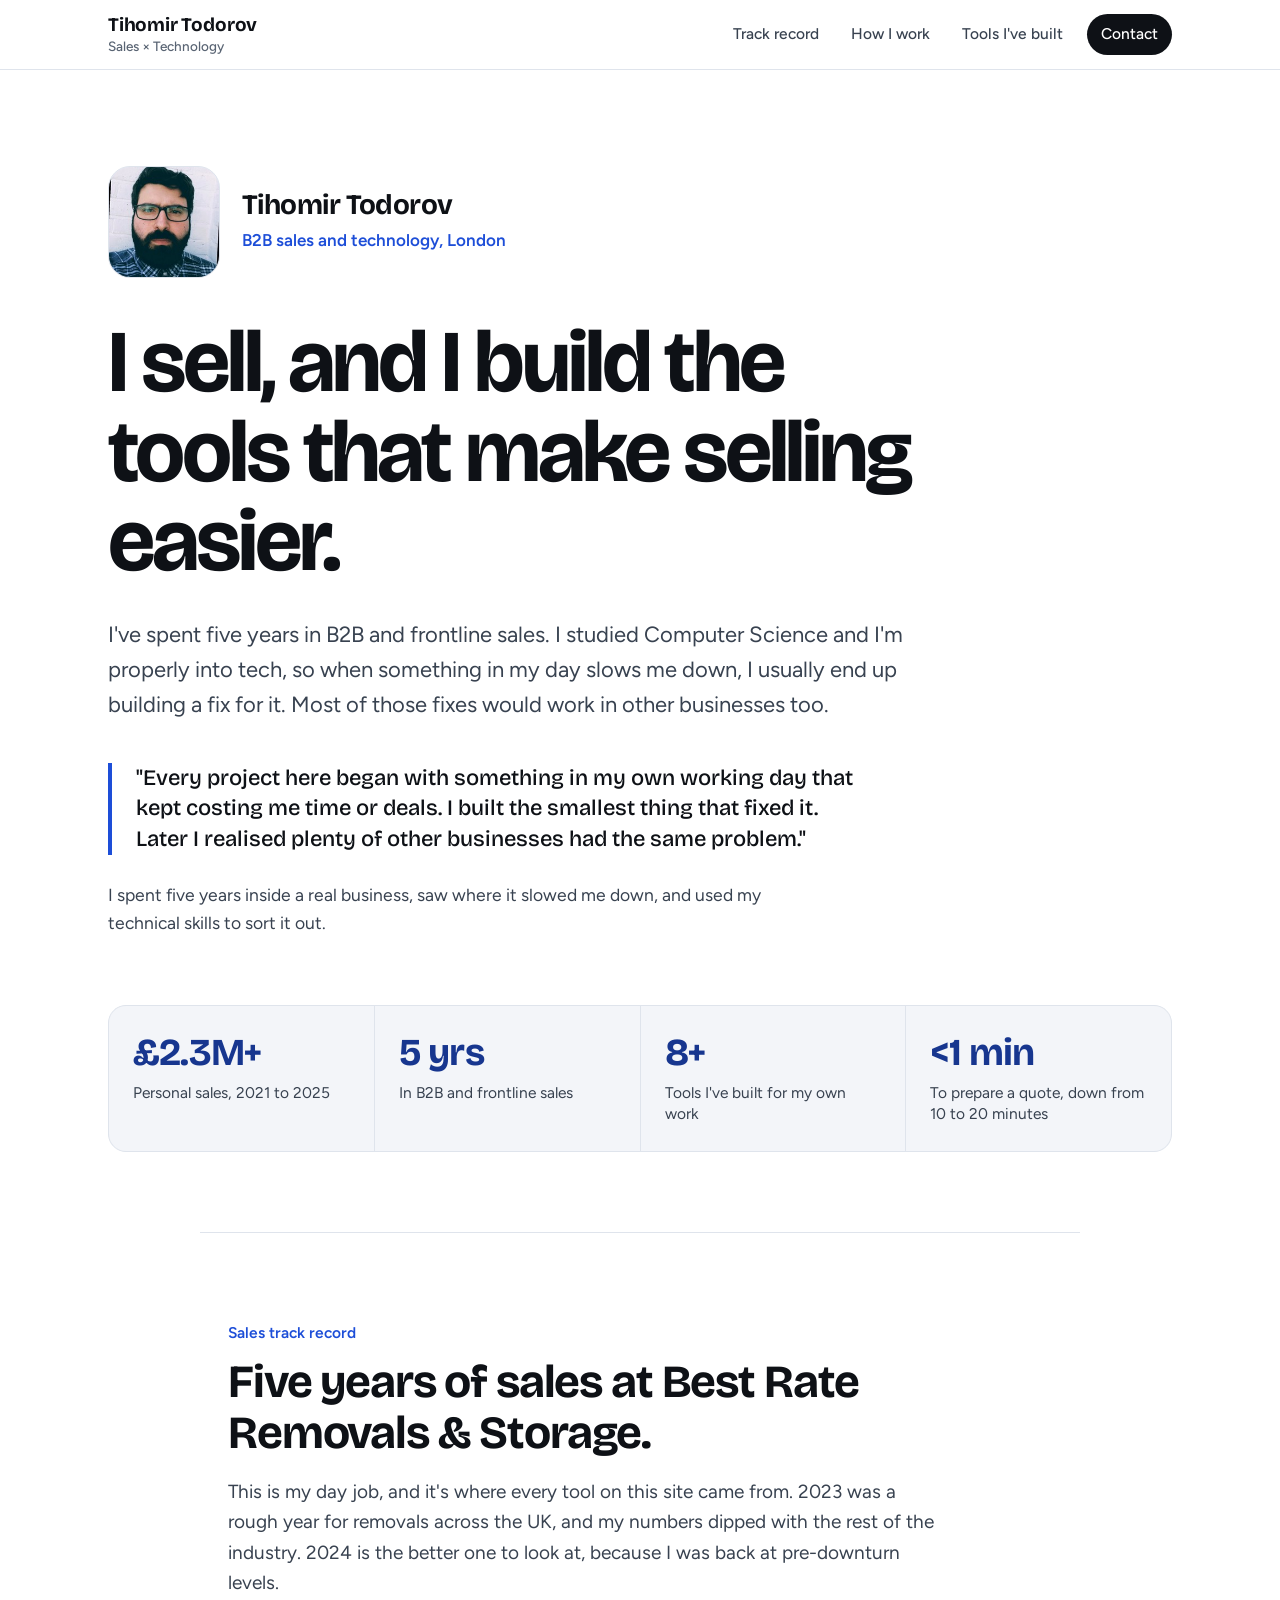
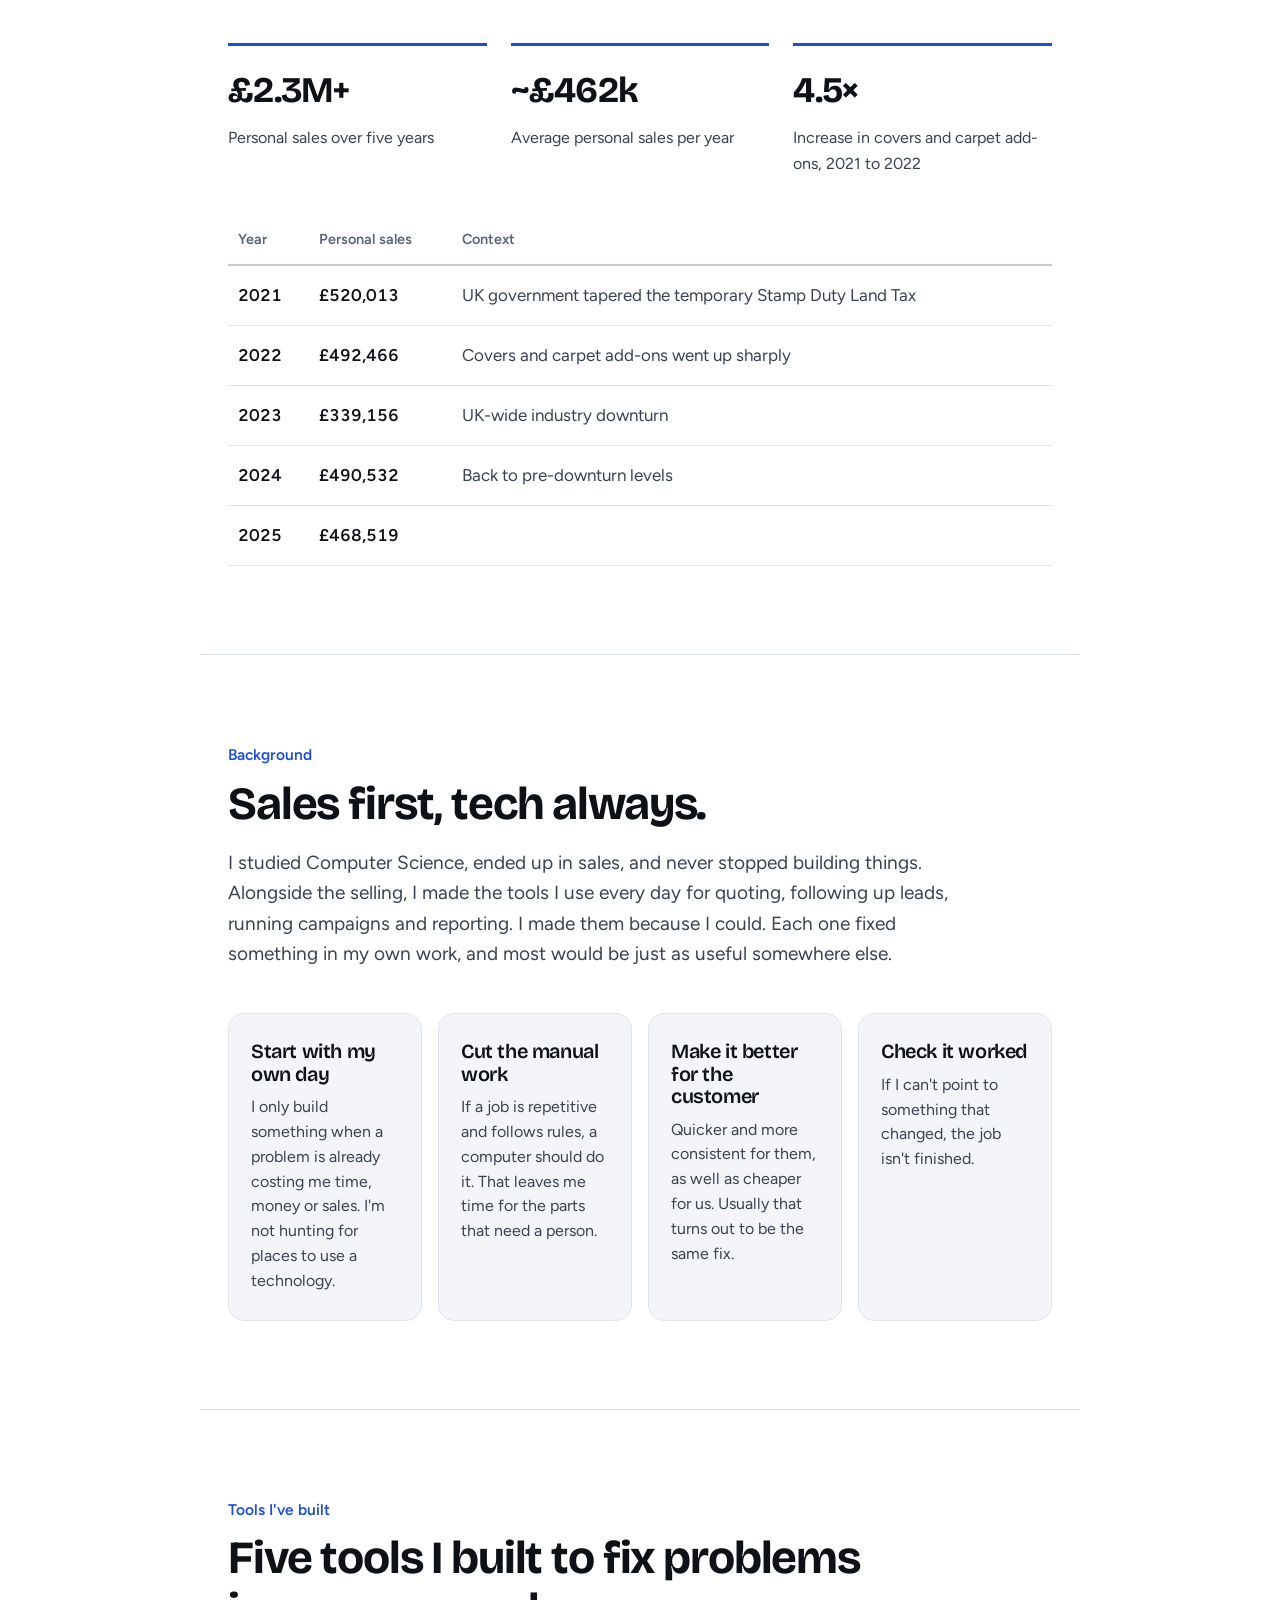
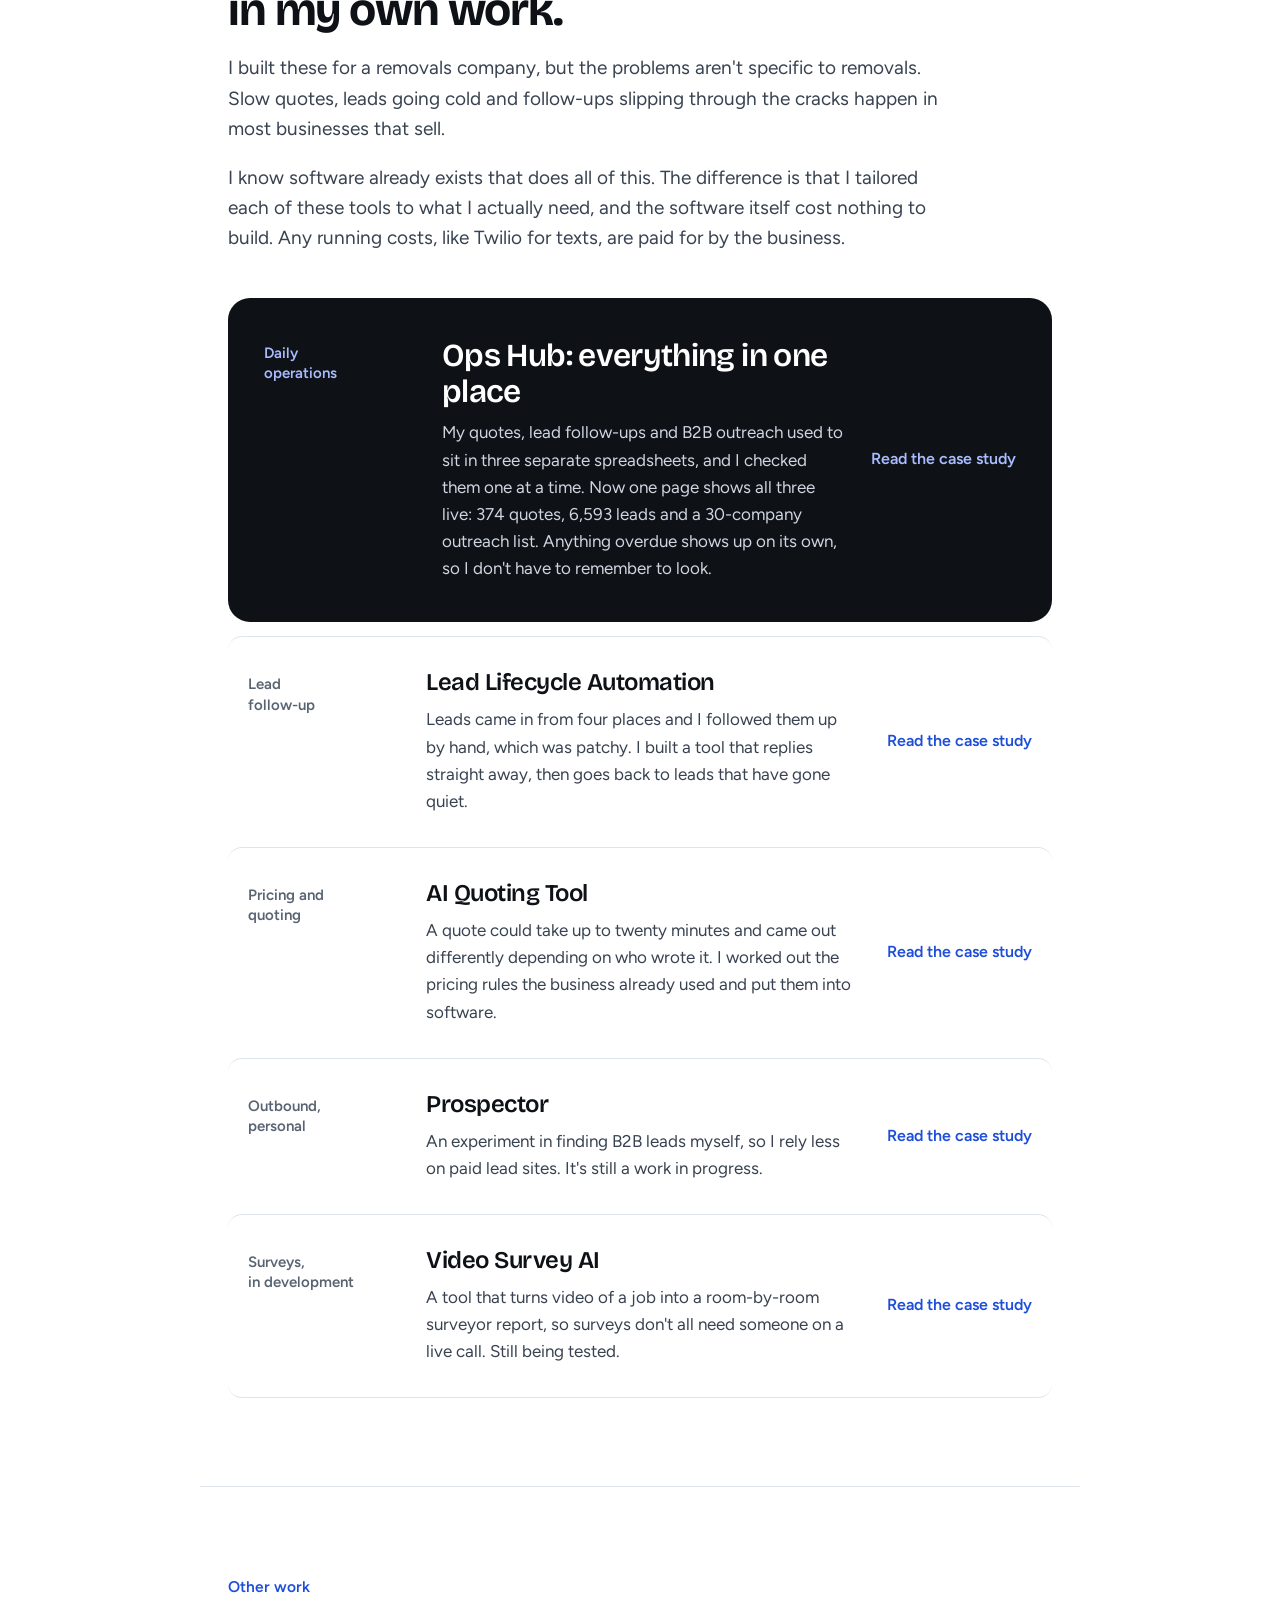
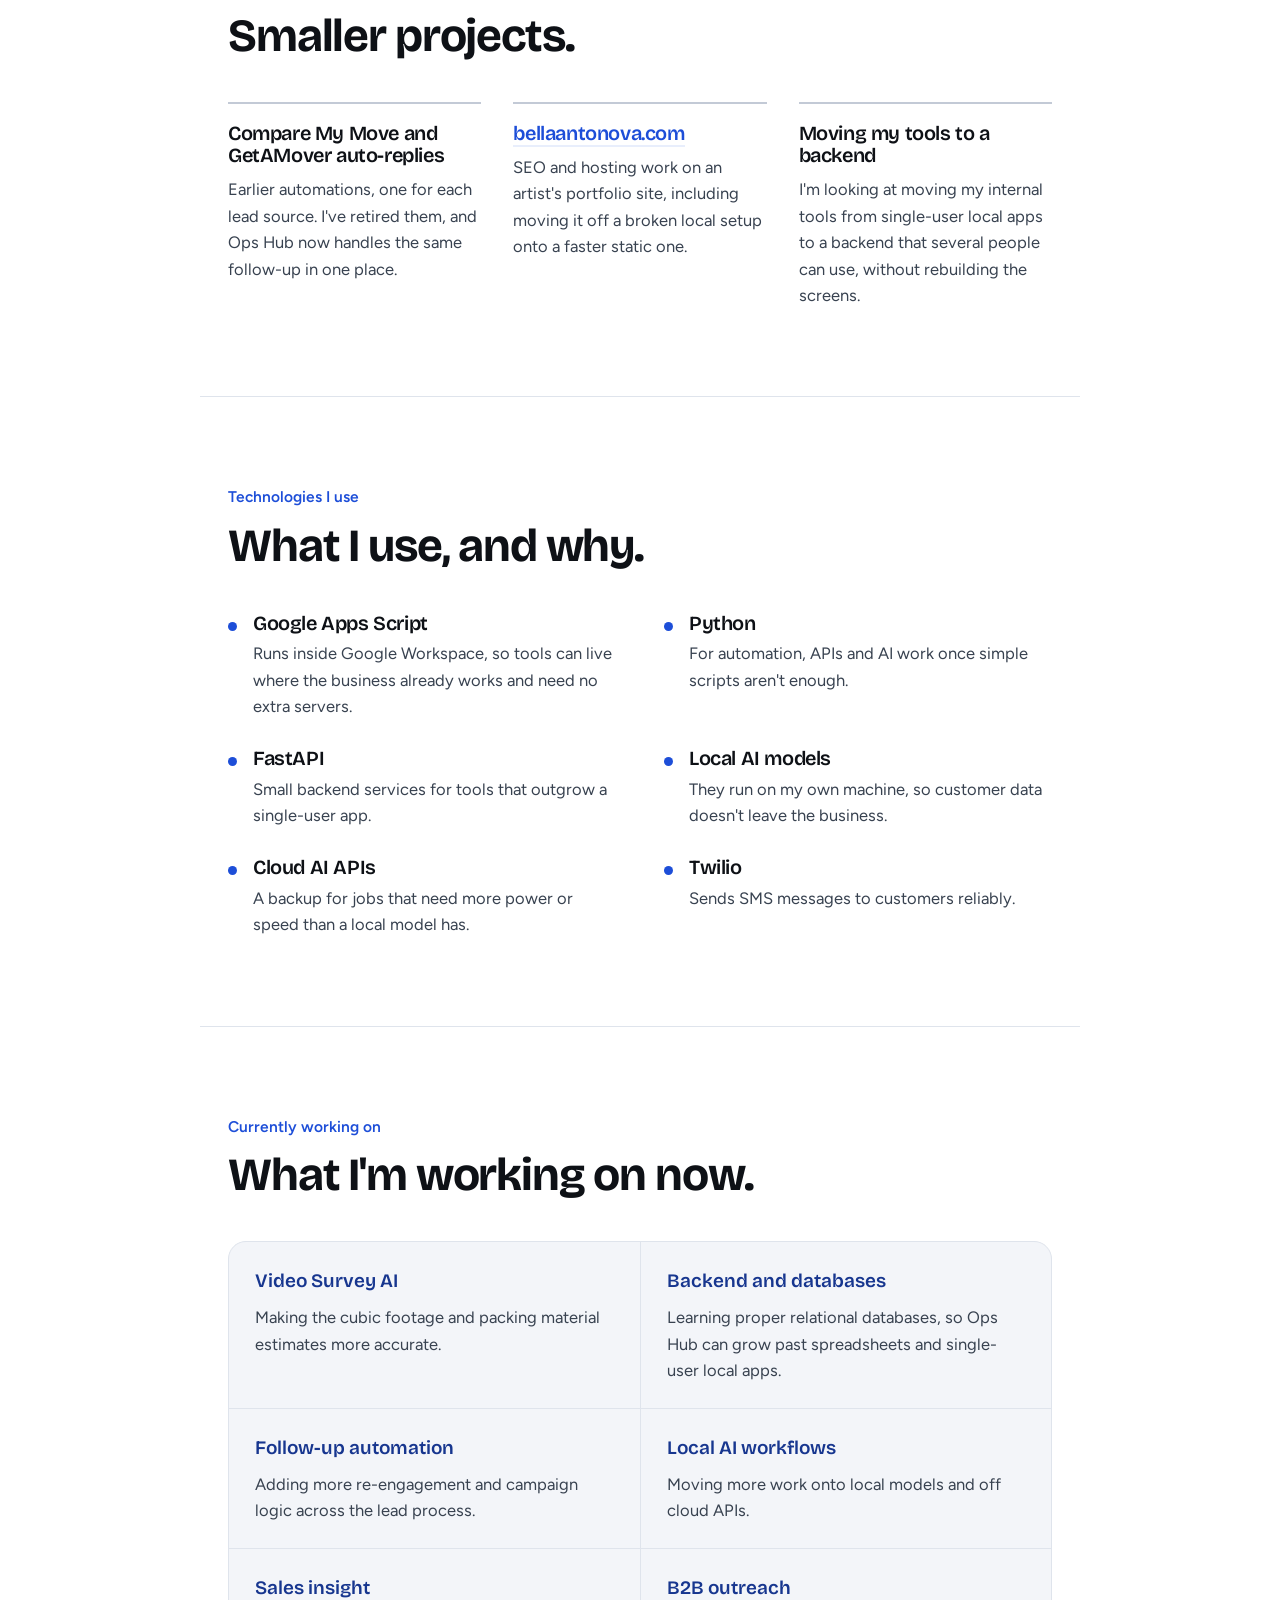
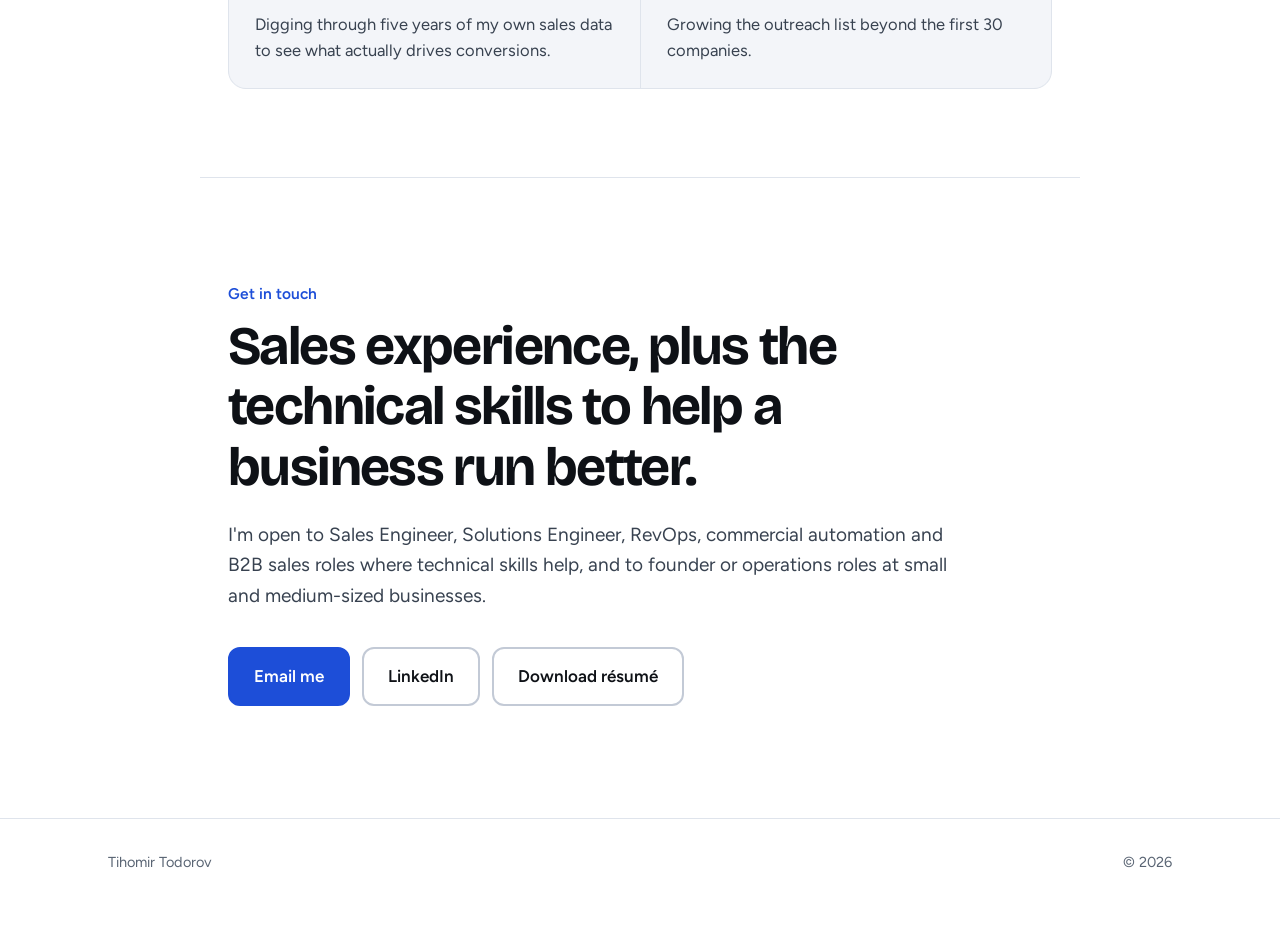
<file: index.html>
<!DOCTYPE html>
<html lang="en">
<head>
<meta charset="UTF-8" />
<meta name="viewport" content="width=device-width, initial-scale=1.0, viewport-fit=cover" />
<title>Tihomir Todorov | Sales and technology</title>
<meta name="description" content="I'm a B2B salesperson with a Computer Science background. I build small tools that fix problems in my own day-to-day work, and most of them would be useful in other businesses too." />
<link rel="preconnect" href="https://fonts.googleapis.com">
<link rel="preconnect" href="https://fonts.gstatic.com" crossorigin>
<link rel="stylesheet" href="styles/tokens.css">
<link rel="stylesheet" href="styles/global.css">
</head>
<body>

<a class="skip-link" href="#main">Skip to content</a>

<header class="site-nav">
  <div class="site-nav__inner">
    <a class="site-nav__logo" href="index.html">Tihomir Todorov<span class="site-nav__logo-sub">Sales × Technology</span></a>
    <ul class="site-nav__links">
      <li><a href="#track-record">Track record</a></li>
      <li><a href="#how-i-work">How I work</a></li>
      <li><a href="#case-studies">Tools I've built</a></li>
      <li><a href="#contact">Contact</a></li>
    </ul>
  </div>
</header>

<main id="main">

<section class="container container--wide hero">
  <div class="hero__intro">
    <figure class="portrait" data-initials="TT">
      <!-- Put your photo at assets/portrait.jpg. Until it's there, the box shows your initials. -->
      <img src="assets/portrait.jpg" alt="Photo of Tihomir Todorov" width="112" height="112" data-no-lightbox onerror="this.remove()">
    </figure>
    <div>
      <p class="hero__name">Tihomir Todorov</p>
      <p class="hero__eyebrow">B2B sales and technology, London</p>
    </div>
  </div>
  <h1 class="hero__title">I sell, and I build the tools that make selling easier.</h1>
  <p class="hero__lede">I've spent five years in B2B and frontline sales. I studied Computer Science and I'm properly into tech, so when something in my day slows me down, I usually end up building a fix for it. Most of those fixes would work in other businesses too.</p>
  <p class="hero__quote">"Every project here began with something in my own working day that kept costing me time or deals. I built the smallest thing that fixed it. Later I realised plenty of other businesses had the same problem."</p>
  <p class="hero__split">I spent five years inside a real business, saw where it slowed me down, and used my technical skills to sort it out.</p>

  <div class="stat-strip">
    <div class="stat-strip__item"><div class="n">£2.3M+</div><div class="l">Personal sales, 2021 to 2025</div></div>
    <div class="stat-strip__item"><div class="n">5 yrs</div><div class="l">In B2B and frontline sales</div></div>
    <div class="stat-strip__item"><div class="n">8+</div><div class="l">Tools I've built for my own work</div></div>
    <div class="stat-strip__item"><div class="n">&lt;1 min</div><div class="l">To prepare a quote, down from 10 to 20 minutes</div></div>
  </div>
</section>

<section class="container section" id="track-record" style="border-top:1px solid var(--line);">
  <p class="section__eyebrow">Sales track record</p>
  <h2 class="section__heading">Five years of sales at Best Rate Removals &amp; Storage.</h2>
  <p class="section__lede">This is my day job, and it's where every tool on this site came from. 2023 was a rough year for removals across the UK, and my numbers dipped with the rest of the industry. 2024 is the better one to look at, because I was back at pre-downturn levels.</p>

  <div class="track-stats">
    <div class="track-stat"><div class="n">£2.3M+</div><div class="l">Personal sales over five years</div></div>
    <div class="track-stat"><div class="n">~£462k</div><div class="l">Average personal sales per year</div></div>
    <div class="track-stat"><div class="n">4.5×</div><div class="l">Increase in covers and carpet add-ons, 2021 to 2022</div></div>
  </div>

  <table class="ledger">
    <thead><tr><th>Year</th><th>Personal sales</th><th>Context</th></tr></thead>
    <tbody>
      <tr><td>2021</td><td>£520,013</td><td>UK government tapered the temporary Stamp Duty Land Tax</td></tr>
      <tr><td>2022</td><td>£492,466</td><td>Covers and carpet add-ons went up sharply</td></tr>
      <tr><td>2023</td><td>£339,156</td><td>UK-wide industry downturn</td></tr>
      <tr><td>2024</td><td>£490,532</td><td>Back to pre-downturn levels</td></tr>
      <tr><td>2025</td><td>£468,519</td><td></td></tr>
    </tbody>
  </table>
</section>

<section class="container section" id="how-i-work" style="border-top:1px solid var(--line);">
  <p class="section__eyebrow">Background</p>
  <h2 class="section__heading">Sales first, tech always.</h2>
  <p class="section__lede">I studied Computer Science, ended up in sales, and never stopped building things. Alongside the selling, I made the tools I use every day for quoting, following up leads, running campaigns and reporting. I made them because I could. Each one fixed something in my own work, and most would be just as useful somewhere else.</p>

  <div class="method-grid">
    <div class="method-item"><h3>Start with my own day</h3><p>I only build something when a problem is already costing me time, money or sales. I'm not hunting for places to use a technology.</p></div>
    <div class="method-item"><h3>Cut the manual work</h3><p>If a job is repetitive and follows rules, a computer should do it. That leaves me time for the parts that need a person.</p></div>
    <div class="method-item"><h3>Make it better for the customer</h3><p>Quicker and more consistent for them, as well as cheaper for us. Usually that turns out to be the same fix.</p></div>
    <div class="method-item"><h3>Check it worked</h3><p>If I can't point to something that changed, the job isn't finished.</p></div>
  </div>
</section>

<section class="container section" id="case-studies" style="border-top:1px solid var(--line);">
  <p class="section__eyebrow">Tools I've built</p>
  <h2 class="section__heading">Five tools I built to fix problems in my own work.</h2>
  <p class="section__lede">I built these for a removals company, but the problems aren't specific to removals. Slow quotes, leads going cold and follow-ups slipping through the cracks happen in most businesses that sell.</p>
  <p class="section__lede">I know software already exists that does all of this. The difference is that I tailored each of these tools to what I actually need, and the software itself cost nothing to build. Any running costs, like Twilio for texts, are paid for by the business.</p>

  <div class="case-list">
    <a href="work/ops-hub.html" class="case-preview featured">
      <div class="case-preview__tag">Daily<br>operations</div>
      <div>
        <h3>Ops Hub: everything in one place</h3>
        <p>My quotes, lead follow-ups and B2B outreach used to sit in three separate spreadsheets, and I checked them one at a time. Now one page shows all three live: 374 quotes, 6,593 leads and a 30-company outreach list. Anything overdue shows up on its own, so I don't have to remember to look.</p>
      </div>
      <div class="case-preview__link">Read the case study</div>
    </a>

    <a href="work/lead-lifecycle-automation.html" class="case-preview">
      <div class="case-preview__tag">Lead<br>follow-up</div>
      <div><h3>Lead Lifecycle Automation</h3><p>Leads came in from four places and I followed them up by hand, which was patchy. I built a tool that replies straight away, then goes back to leads that have gone quiet.</p></div>
      <div class="case-preview__link">Read the case study</div>
    </a>

    <a href="work/ai-quoting-system.html" class="case-preview">
      <div class="case-preview__tag">Pricing and<br>quoting</div>
      <div><h3>AI Quoting Tool</h3><p>A quote could take up to twenty minutes and came out differently depending on who wrote it. I worked out the pricing rules the business already used and put them into software.</p></div>
      <div class="case-preview__link">Read the case study</div>
    </a>

    <a href="work/prospector.html" class="case-preview">
      <div class="case-preview__tag">Outbound,<br>personal</div>
      <div><h3>Prospector</h3><p>An experiment in finding B2B leads myself, so I rely less on paid lead sites. It's still a work in progress.</p></div>
      <div class="case-preview__link">Read the case study</div>
    </a>

    <a href="work/video-survey-ai.html" class="case-preview">
      <div class="case-preview__tag">Surveys,<br>in development</div>
      <div><h3>Video Survey AI</h3><p>A tool that turns video of a job into a room-by-room surveyor report, so surveys don't all need someone on a live call. Still being tested.</p></div>
      <div class="case-preview__link">Read the case study</div>
    </a>
  </div>
</section>

<section class="container section" style="border-top:1px solid var(--line);">
  <p class="section__eyebrow">Other work</p>
  <h2 class="section__heading">Smaller projects.</h2>

  <div class="other-grid">
    <div class="other-item"><h3>Compare My Move and GetAMover auto-replies</h3><p>Earlier automations, one for each lead source. I've retired them, and Ops Hub now handles the same follow-up in one place.</p></div>
    <div class="other-item"><h3><a href="https://bellaantonova.com" target="_blank" rel="noopener">bellaantonova.com</a></h3><p>SEO and hosting work on an artist's portfolio site, including moving it off a broken local setup onto a faster static one.</p></div>
    <div class="other-item"><h3>Moving my tools to a backend</h3><p>I'm looking at moving my internal tools from single-user local apps to a backend that several people can use, without rebuilding the screens.</p></div>
  </div>
</section>

<section class="container section" style="border-top:1px solid var(--line);">
  <p class="section__eyebrow">Technologies I use</p>
  <h2 class="section__heading">What I use, and why.</h2>

  <div class="stack-grid-2">
    <div class="stack-row"><div class="dot"></div><div><h3>Google Apps Script</h3><p>Runs inside Google Workspace, so tools can live where the business already works and need no extra servers.</p></div></div>
    <div class="stack-row"><div class="dot"></div><div><h3>Python</h3><p>For automation, APIs and AI work once simple scripts aren't enough.</p></div></div>
    <div class="stack-row"><div class="dot"></div><div><h3>FastAPI</h3><p>Small backend services for tools that outgrow a single-user app.</p></div></div>
    <div class="stack-row"><div class="dot"></div><div><h3>Local AI models</h3><p>They run on my own machine, so customer data doesn't leave the business.</p></div></div>
    <div class="stack-row"><div class="dot"></div><div><h3>Cloud AI APIs</h3><p>A backup for jobs that need more power or speed than a local model has.</p></div></div>
    <div class="stack-row"><div class="dot"></div><div><h3>Twilio</h3><p>Sends SMS messages to customers reliably.</p></div></div>
  </div>
</section>

<section class="container section" style="border-top:1px solid var(--line);">
  <p class="section__eyebrow">Currently working on</p>
  <h2 class="section__heading">What I'm working on now.</h2>

  <div class="now-grid">
    <div class="now-item"><div class="l">Video Survey AI</div><p>Making the cubic footage and packing material estimates more accurate.</p></div>
    <div class="now-item"><div class="l">Backend and databases</div><p>Learning proper relational databases, so Ops Hub can grow past spreadsheets and single-user local apps.</p></div>
    <div class="now-item"><div class="l">Follow-up automation</div><p>Adding more re-engagement and campaign logic across the lead process.</p></div>
    <div class="now-item"><div class="l">Local AI workflows</div><p>Moving more work onto local models and off cloud APIs.</p></div>
    <div class="now-item"><div class="l">Sales insight</div><p>Digging through five years of my own sales data to see what actually drives conversions.</p></div>
    <div class="now-item"><div class="l">B2B outreach</div><p>Growing the outreach list beyond the first 30 companies.</p></div>
  </div>
</section>

<section class="container contact-section" id="contact" style="border-top:1px solid var(--line);">
  <p class="section__eyebrow">Get in touch</p>
  <h2>Sales experience, plus the technical skills to help a business run better.</h2>
  <p class="contact-roles">I'm open to Sales Engineer, Solutions Engineer, RevOps, commercial automation and B2B sales roles where technical skills help, and to founder or operations roles at small and medium-sized businesses.</p>
  <div class="contact-links">
    <a href="mailto:tihomirvtodorov09@gmail.com">Email me</a>
    <a href="https://www.linkedin.com/in/tihomir-todorov1">LinkedIn</a>
    <a href="assets/Resume_Tihomir_Todorov.pdf">Download résumé</a>
  </div>
</section>

</main>

<footer class="footer">
  <div class="container container--wide footer__inner">
    <span>Tihomir Todorov</span>
    <span>© 2026</span>
  </div>
</footer>

<script src="assets/app.js" defer></script>
</body>
</html>
</file>
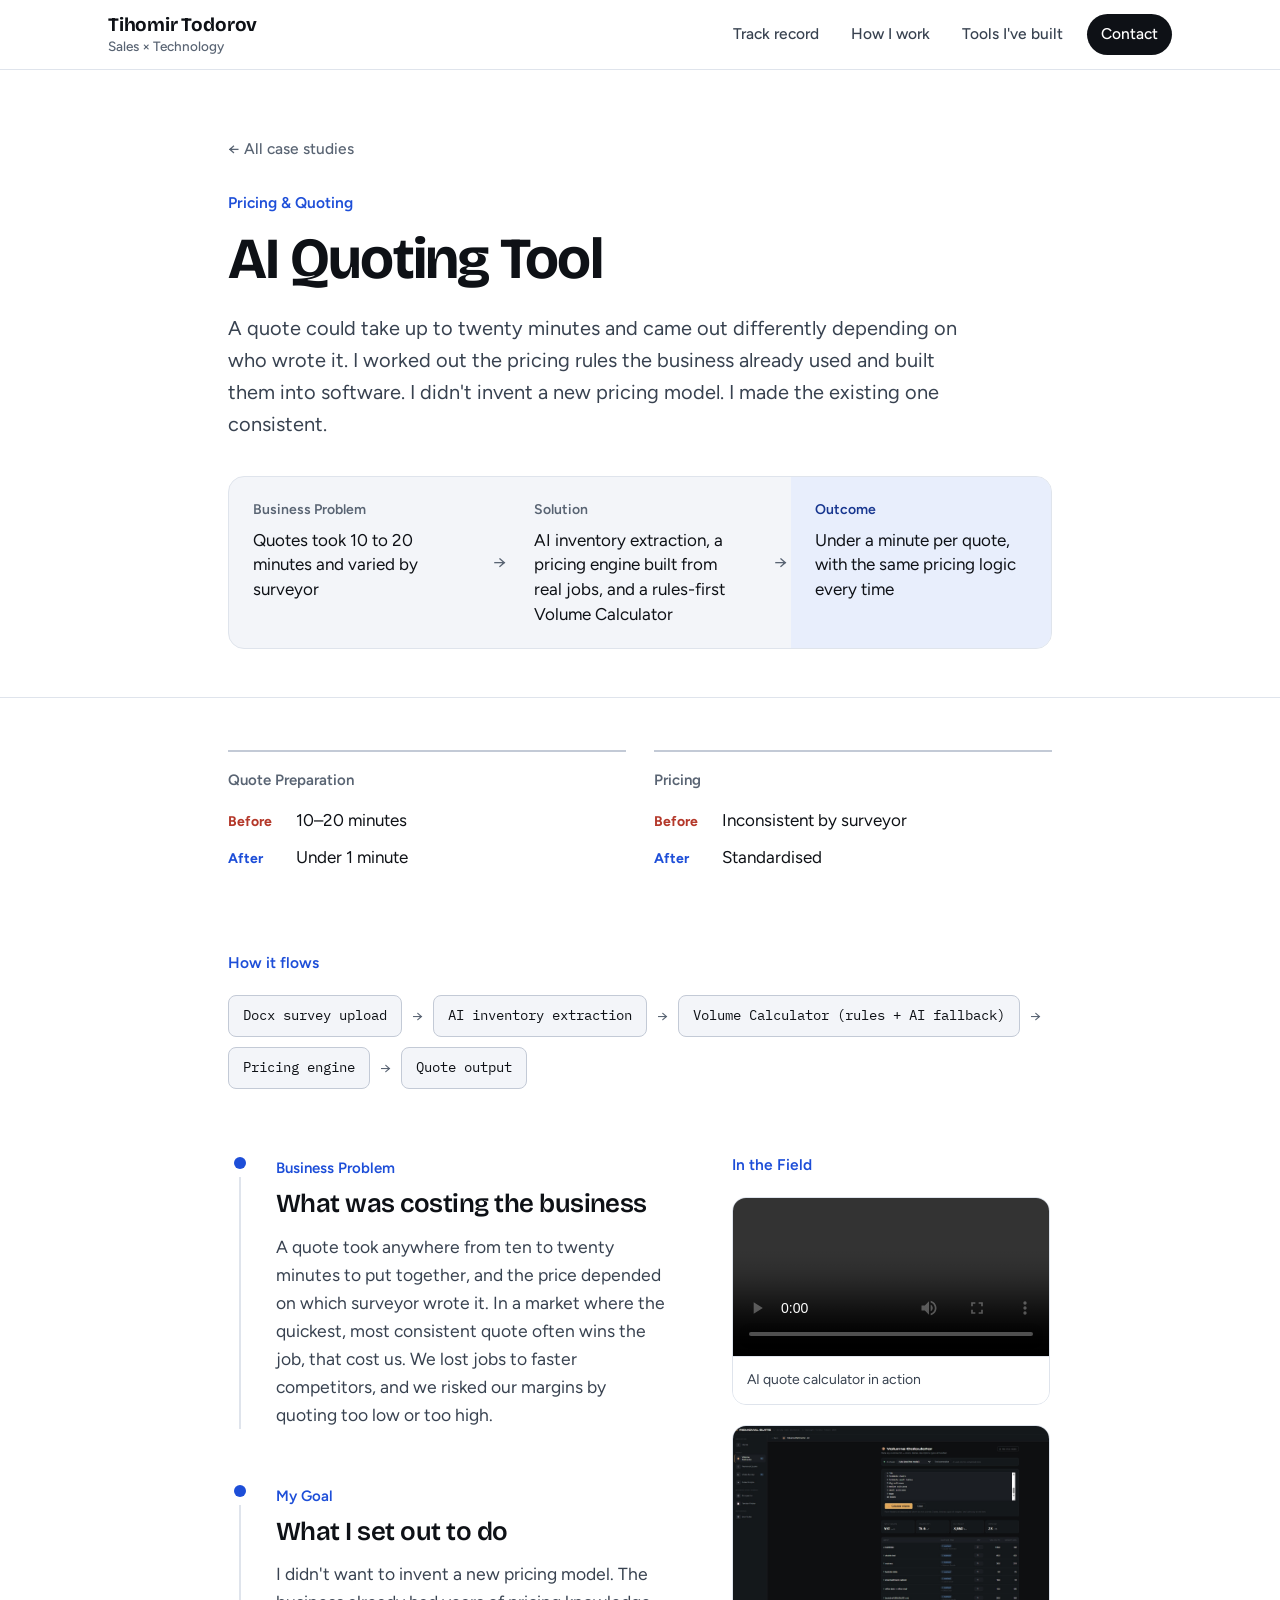
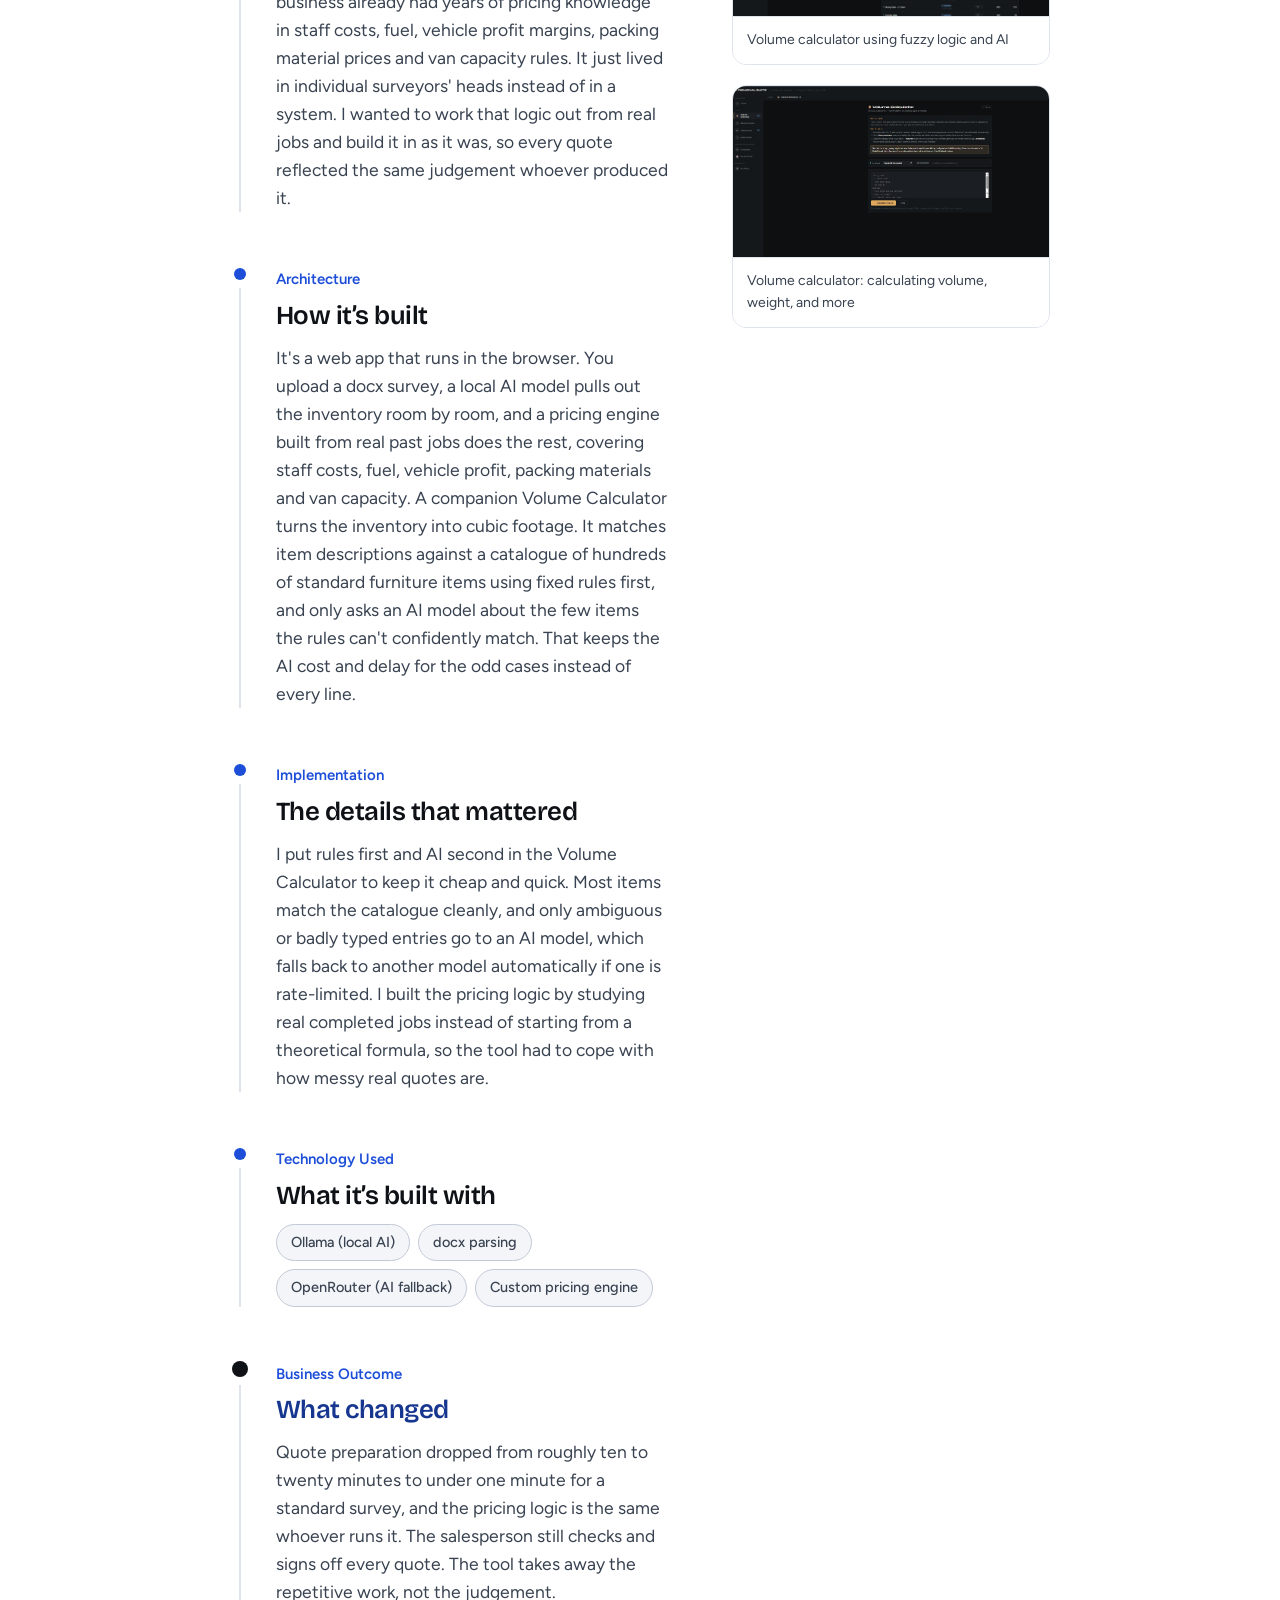
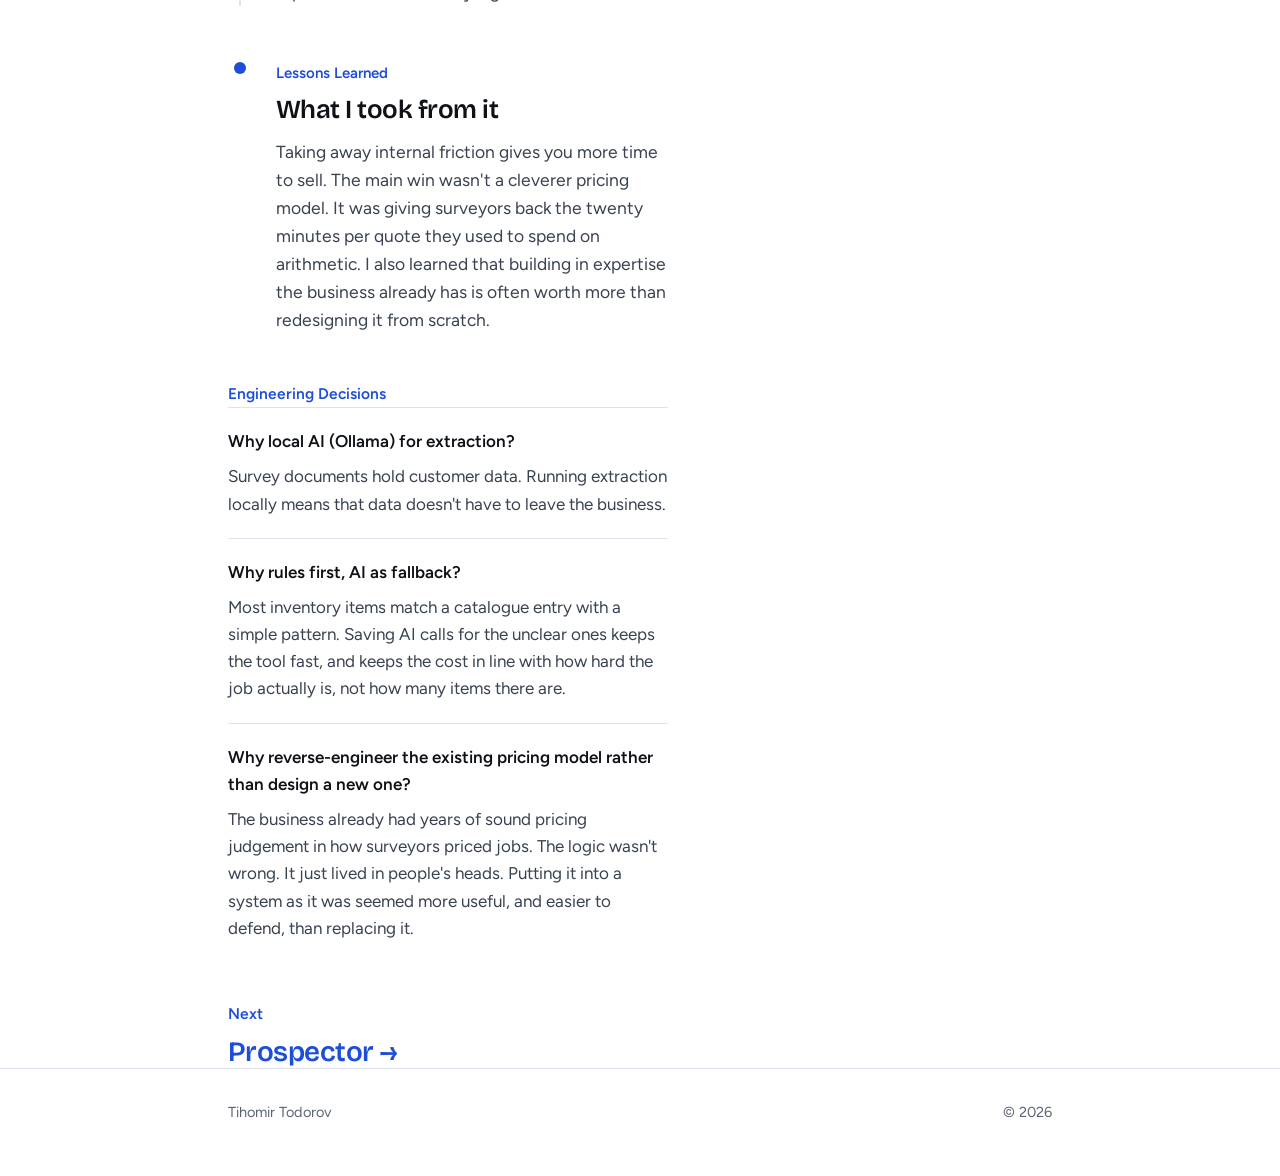
<file: work/ai-quoting-system.html>
<!DOCTYPE html>
<html lang="en">
<head>
<meta charset="UTF-8" />
<meta name="viewport" content="width=device-width, initial-scale=1.0, viewport-fit=cover" />
<title>AI Quoting Tool | Tihomir Todorov</title>
<meta name="description" content="A quote could take up to twenty minutes and came out differently depending on who wrote it. I worked out the pricing rules the business already used and built them into software. I didn't invent a new pricing model. I made the existing one consistent." />
<link rel="preconnect" href="https://fonts.googleapis.com">
<link rel="preconnect" href="https://fonts.gstatic.com" crossorigin>
<link rel="stylesheet" href="../styles/tokens.css">
<link rel="stylesheet" href="../styles/global.css">
</head>
<body>
<header class="site-nav">
  <div class="site-nav__inner">
    <a class="site-nav__logo" href="../index.html">Tihomir Todorov<span class="site-nav__logo-sub">Sales × Technology</span></a>
    <ul class="site-nav__links">
      <li><a href="../index.html#track-record">Track record</a></li>
      <li><a href="../index.html#how-i-work">How I work</a></li>
      <li><a href="../index.html#case-studies">Tools I've built</a></li>
      <li><a href="../index.html#contact">Contact</a></li>
    </ul>
  </div>
</header>

<div class="case-header">
  <div class="container">
    <a class="case-header__back" href="../index.html#case-studies">← All case studies</a>
    <p class="case-header__tag reveal">Pricing & Quoting</p>
    <h1 class="case-header__title reveal">AI Quoting Tool</h1>
    <p class="case-header__dek reveal">A quote could take up to twenty minutes and came out differently depending on who wrote it. I worked out the pricing rules the business already used and built them into software. I didn't invent a new pricing model. I made the existing one consistent.</p>
    <div class="outcome-card reveal">
    <div class="outcome-card__cell">
      <div class="outcome-card__label">Business Problem</div>
      <div class="outcome-card__value">Quotes took 10 to 20 minutes and varied by surveyor</div>
    </div>
    <div class="outcome-card__arrow" aria-hidden="true">→</div>
    <div class="outcome-card__cell">
      <div class="outcome-card__label">Solution</div>
      <div class="outcome-card__value">AI inventory extraction, a pricing engine built from real jobs, and a rules-first Volume Calculator</div>
    </div>
    <div class="outcome-card__arrow" aria-hidden="true">→</div>
    <div class="outcome-card__cell outcome-card__cell--outcome">
      <div class="outcome-card__label">Outcome</div>
      <div class="outcome-card__value">Under a minute per quote, with the same pricing logic every time</div>
    </div>
  </div>
  </div>
</div>

<div class="container">
  <div class="compare-grid reveal">
    <div class="compare-item">
      <div class="compare-item__title">Quote Preparation</div>
      <div class="compare-item__row compare-item__row--before">
        <span class="compare-item__row-label">Before</span>
        <span class="compare-item__row-value">10–20 minutes</span>
      </div>
      <div class="compare-item__row compare-item__row--after">
        <span class="compare-item__row-label">After</span>
        <span class="compare-item__row-value">Under 1 minute</span>
      </div>
    </div>
<div class="compare-item">
      <div class="compare-item__title">Pricing</div>
      <div class="compare-item__row compare-item__row--before">
        <span class="compare-item__row-label">Before</span>
        <span class="compare-item__row-value">Inconsistent by surveyor</span>
      </div>
      <div class="compare-item__row compare-item__row--after">
        <span class="compare-item__row-label">After</span>
        <span class="compare-item__row-value">Standardised</span>
      </div>
    </div>
  </div>

  <div class="section--tight">
    <p class="section__eyebrow reveal" style="margin-top:var(--space-5)">How it flows</p>
    <div class="flow-diagram reveal" aria-label="System flow diagram">
    <span class="flow-step">Docx survey upload</span><span class="flow-arrow" aria-hidden="true">→</span><span class="flow-step">AI inventory extraction</span><span class="flow-arrow" aria-hidden="true">→</span><span class="flow-step">Volume Calculator (rules + AI fallback)</span><span class="flow-arrow" aria-hidden="true">→</span><span class="flow-step">Pricing engine</span><span class="flow-arrow" aria-hidden="true">→</span><span class="flow-step">Quote output</span>
  </div>
  </div>

  <div class="case-body">
    <div class="case-body__main">
      <div class="spine">
    
    <div class="stage reveal  ">
      <div class="stage__rail" aria-hidden="true">
        <span class="stage__node"></span>
        <span class="stage__line"></span>
      </div>
      <div class="stage__content">
        <span class="stage__label">Business Problem</span>
        <h3 class="stage__title">What was costing the business</h3>
        <p class="stage__body">A quote took anywhere from ten to twenty minutes to put together, and the price depended on which surveyor wrote it. In a market where the quickest, most consistent quote often wins the job, that cost us. We lost jobs to faster competitors, and we risked our margins by quoting too low or too high.</p>
      </div>
    </div>

    <div class="stage reveal  ">
      <div class="stage__rail" aria-hidden="true">
        <span class="stage__node"></span>
        <span class="stage__line"></span>
      </div>
      <div class="stage__content">
        <span class="stage__label">My Goal</span>
        <h3 class="stage__title">What I set out to do</h3>
        <p class="stage__body">I didn't want to invent a new pricing model. The business already had years of pricing knowledge in staff costs, fuel, vehicle profit margins, packing material prices and van capacity rules. It just lived in individual surveyors' heads instead of in a system. I wanted to work that logic out from real jobs and build it in as it was, so every quote reflected the same judgement whoever produced it.</p>
      </div>
    </div>

    <div class="stage reveal  ">
      <div class="stage__rail" aria-hidden="true">
        <span class="stage__node"></span>
        <span class="stage__line"></span>
      </div>
      <div class="stage__content">
        <span class="stage__label">Architecture</span>
        <h3 class="stage__title">How it’s built</h3>
        <p class="stage__body">It's a web app that runs in the browser. You upload a docx survey, a local AI model pulls out the inventory room by room, and a pricing engine built from real past jobs does the rest, covering staff costs, fuel, vehicle profit, packing materials and van capacity. A companion Volume Calculator turns the inventory into cubic footage. It matches item descriptions against a catalogue of hundreds of standard furniture items using fixed rules first, and only asks an AI model about the few items the rules can't confidently match. That keeps the AI cost and delay for the odd cases instead of every line.</p>
      </div>
    </div>

    <div class="stage reveal  ">
      <div class="stage__rail" aria-hidden="true">
        <span class="stage__node"></span>
        <span class="stage__line"></span>
      </div>
      <div class="stage__content">
        <span class="stage__label">Implementation</span>
        <h3 class="stage__title">The details that mattered</h3>
        <p class="stage__body">I put rules first and AI second in the Volume Calculator to keep it cheap and quick. Most items match the catalogue cleanly, and only ambiguous or badly typed entries go to an AI model, which falls back to another model automatically if one is rate-limited. I built the pricing logic by studying real completed jobs instead of starting from a theoretical formula, so the tool had to cope with how messy real quotes are.</p>
      </div>
    </div>

    <div class="stage reveal  ">
      <div class="stage__rail" aria-hidden="true">
        <span class="stage__node"></span>
        <span class="stage__line"></span>
      </div>
      <div class="stage__content">
        <span class="stage__label">Technology Used</span>
        <h3 class="stage__title">What it’s built with</h3>
        <div class="stack-chips"><span class="stack-chip">Ollama (local AI)</span><span class="stack-chip">docx parsing</span><span class="stack-chip">OpenRouter (AI fallback)</span><span class="stack-chip">Custom pricing engine</span></div>
      </div>
    </div>

    <div class="stage reveal stage--outcome ">
      <div class="stage__rail" aria-hidden="true">
        <span class="stage__node"></span>
        <span class="stage__line"></span>
      </div>
      <div class="stage__content">
        <span class="stage__label">Business Outcome</span>
        <h3 class="stage__title">What changed</h3>
        <p class="stage__body">Quote preparation dropped from roughly ten to twenty minutes to under one minute for a standard survey, and the pricing logic is the same whoever runs it. The salesperson still checks and signs off every quote. The tool takes away the repetitive work, not the judgement.</p>
      </div>
    </div>

    <div class="stage reveal  stage--lessons">
      <div class="stage__rail" aria-hidden="true">
        <span class="stage__node"></span>
        
      </div>
      <div class="stage__content">
        <span class="stage__label">Lessons Learned</span>
        <h3 class="stage__title">What I took from it</h3>
        <p class="stage__body">Taking away internal friction gives you more time to sell. The main win wasn't a cleverer pricing model. It was giving surveyors back the twenty minutes per quote they used to spend on arithmetic. I also learned that building in expertise the business already has is often worth more than redesigning it from scratch.</p>
      </div>
    </div>
  </div>

      <div class="section--tight">
        <p class="section__eyebrow reveal">Engineering Decisions</p>
        <div class="rationale reveal">
    <div class="rationale__q">Why local AI (Ollama) for extraction?</div>
    <div class="rationale__a">Survey documents hold customer data. Running extraction locally means that data doesn't have to leave the business.</div>
  </div>
<div class="rationale reveal">
    <div class="rationale__q">Why rules first, AI as fallback?</div>
    <div class="rationale__a">Most inventory items match a catalogue entry with a simple pattern. Saving AI calls for the unclear ones keeps the tool fast, and keeps the cost in line with how hard the job actually is, not how many items there are.</div>
  </div>
<div class="rationale reveal">
    <div class="rationale__q">Why reverse-engineer the existing pricing model rather than design a new one?</div>
    <div class="rationale__a">The business already had years of sound pricing judgement in how surveyors priced jobs. The logic wasn't wrong. It just lived in people's heads. Putting it into a system as it was seemed more useful, and easier to defend, than replacing it.</div>
  </div>
      </div>
    </div>

    <div class="case-body__aside">
      <p class="section__eyebrow reveal">In the Field</p>
      <div class="aside-shot reveal">
        <video controls width="100%" style="display:block;">
          <source src="../assets/AI%20quote%20calculator.mp4" type="video/mp4">
          Your browser does not support the video tag.
        </video>
        <div class="aside-shot__caption">AI quote calculator in action</div>
      </div>
<div class="aside-shot reveal">
        <img src="../assets/Calculator.jpg" alt="Volume calculator using fuzzy logic and AI" loading="lazy">
        <div class="aside-shot__caption">Volume calculator using fuzzy logic and AI</div>
      </div>
<div class="aside-shot reveal">
        <img src="../assets/Calculator1.jpg" alt="Volume calculator: calculating volume, weight, and more" loading="lazy">
        <div class="aside-shot__caption">Volume calculator: calculating volume, weight, and more</div>
      </div>
    </div>
  </div>
</div>

<section class="section section--tight">
  <div class="container">
    <p class="section__eyebrow">Next</p>
    <h2 class="section__title"><a class="btn-link" href="prospector.html">Prospector →</a></h2>
  </div>
</section>

<footer class="footer">
  <div class="container footer__inner">
    <span>Tihomir Todorov</span>
    <span>© 2026</span>
  </div>
</footer>
<script src="../assets/app.js" defer></script>
</body>
</html>
</file>
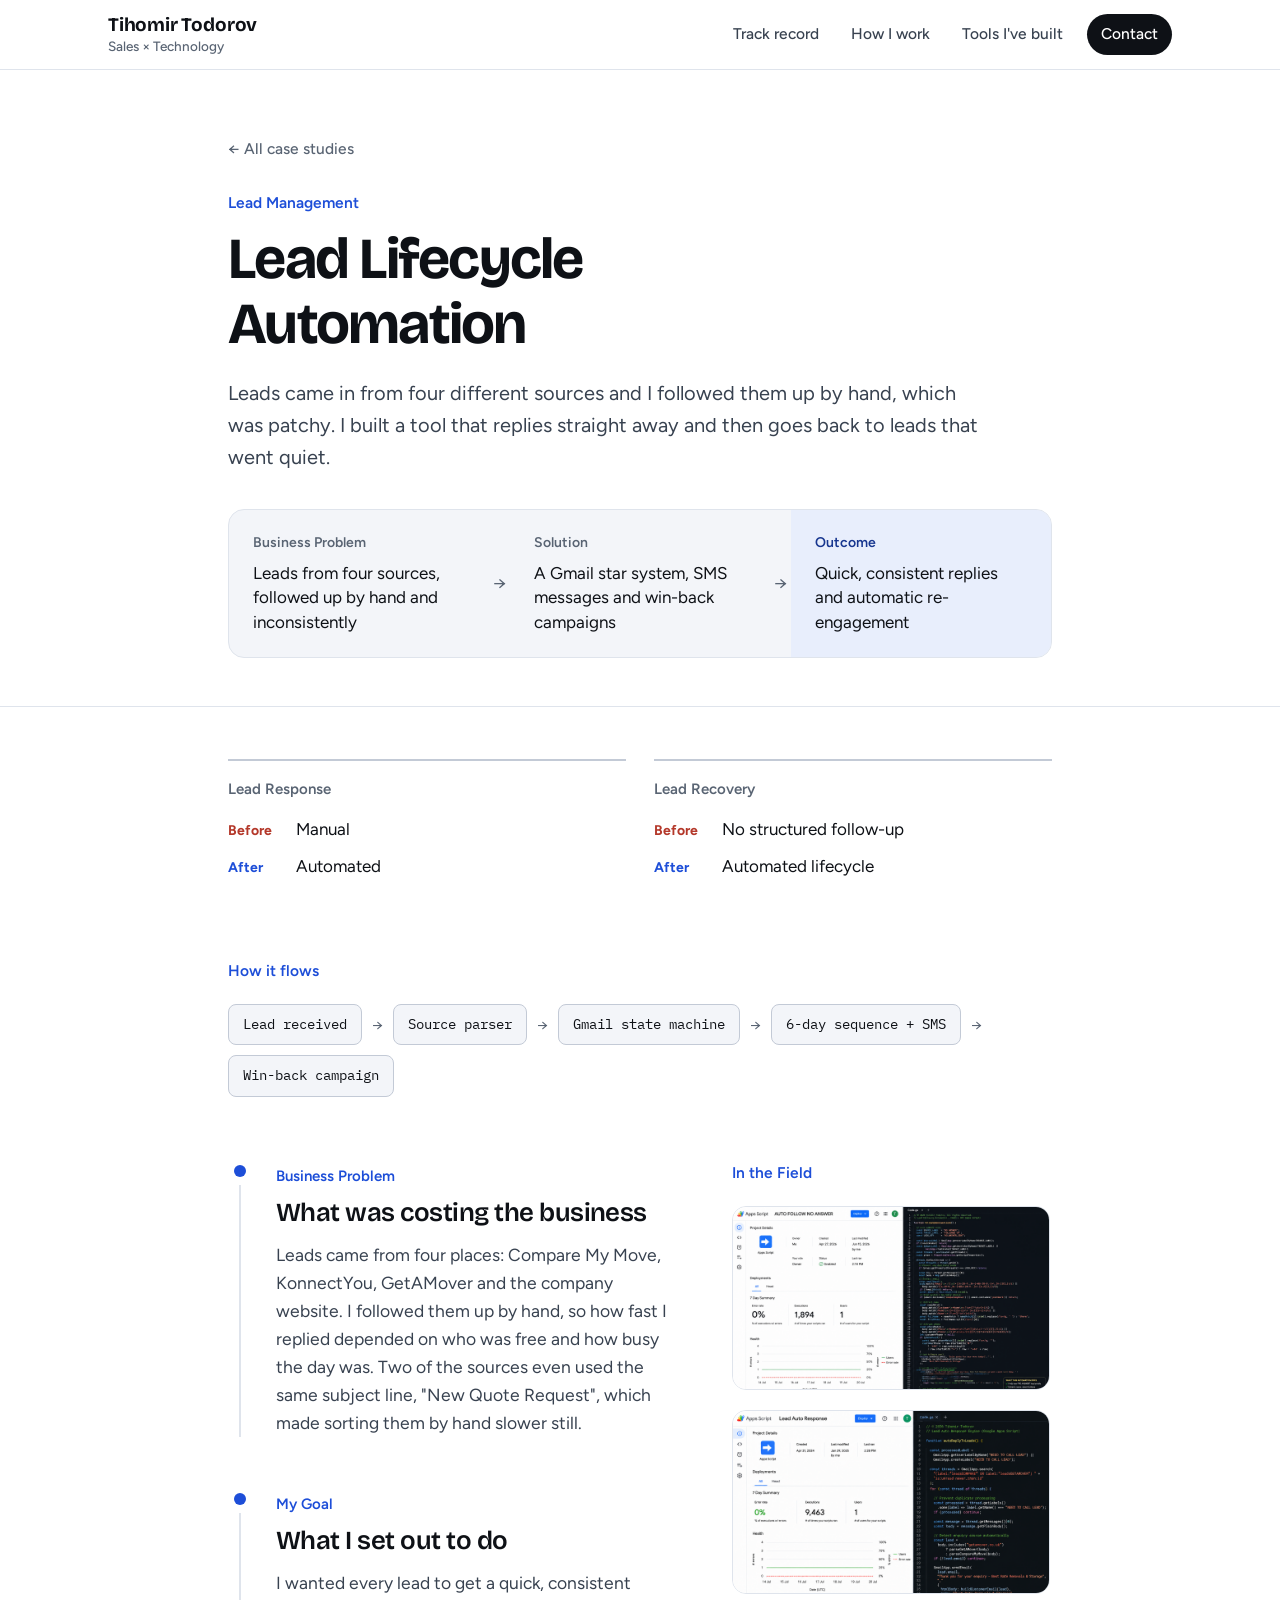
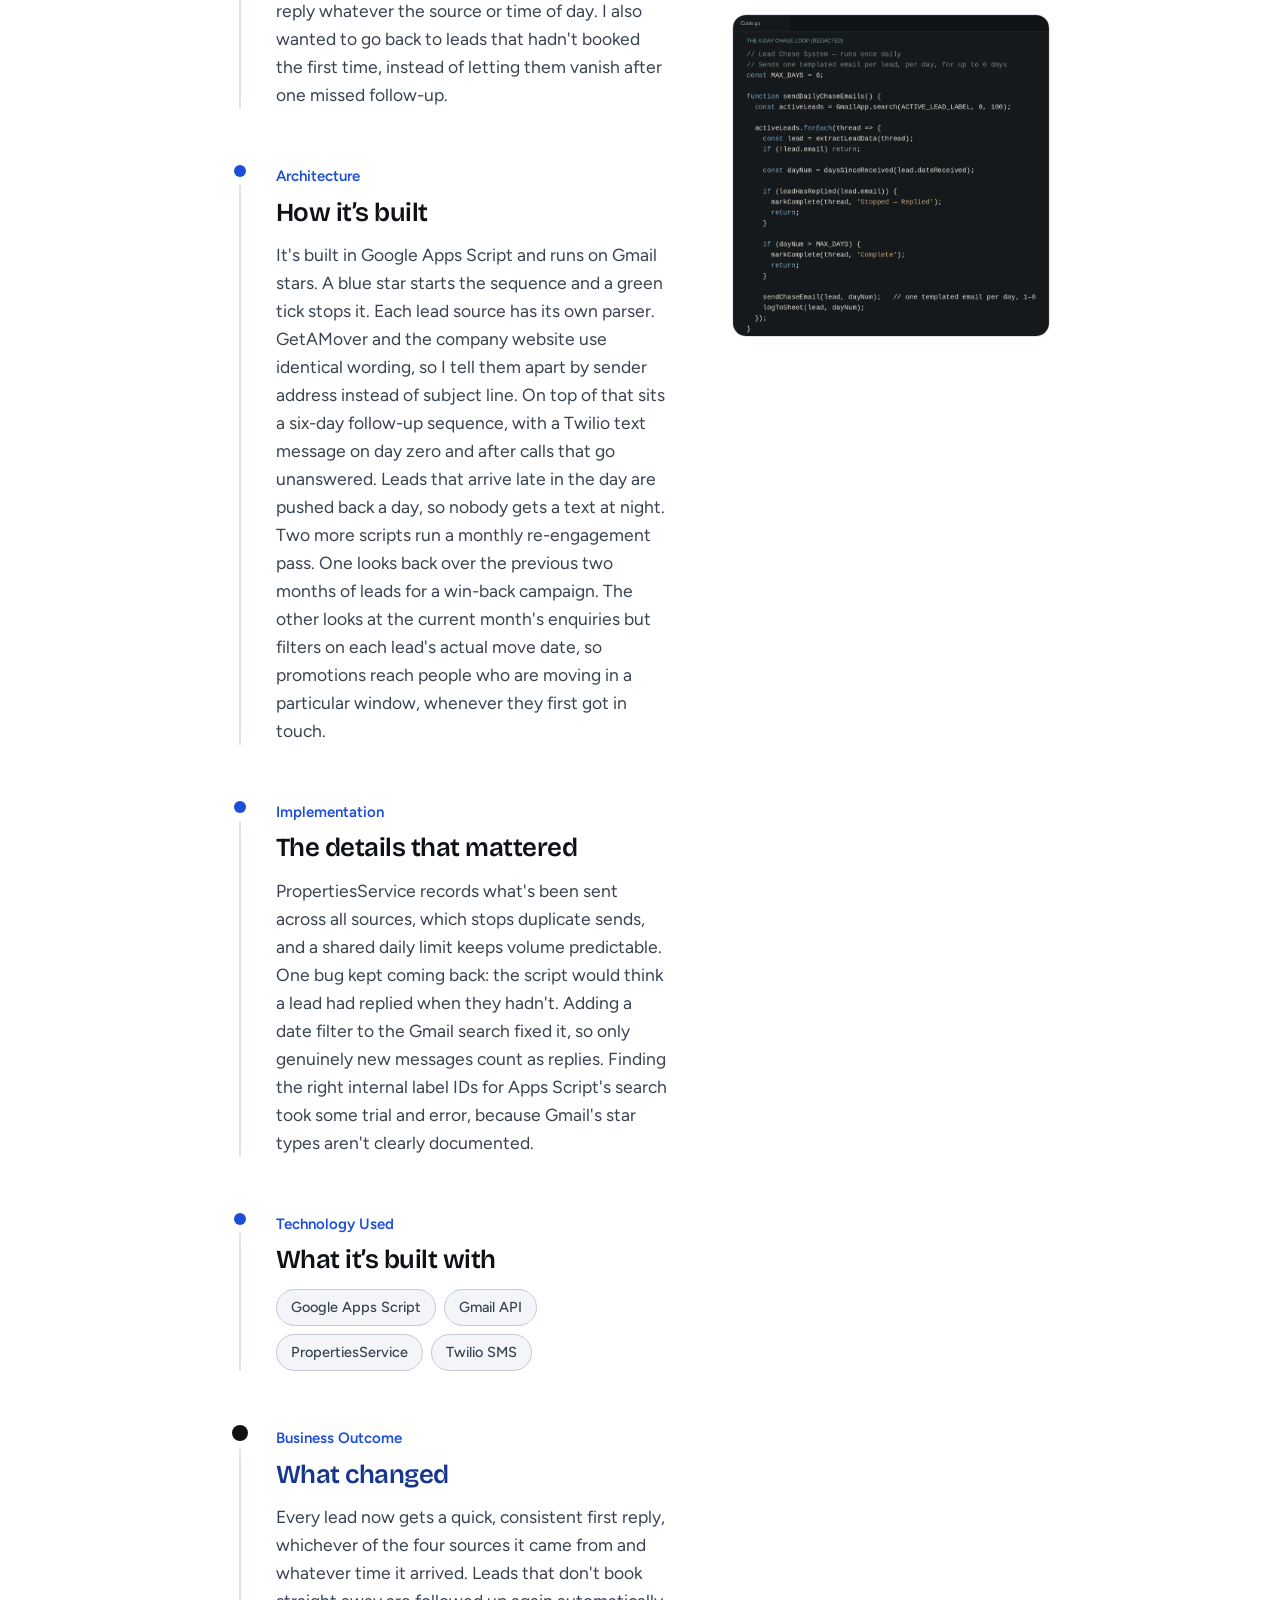
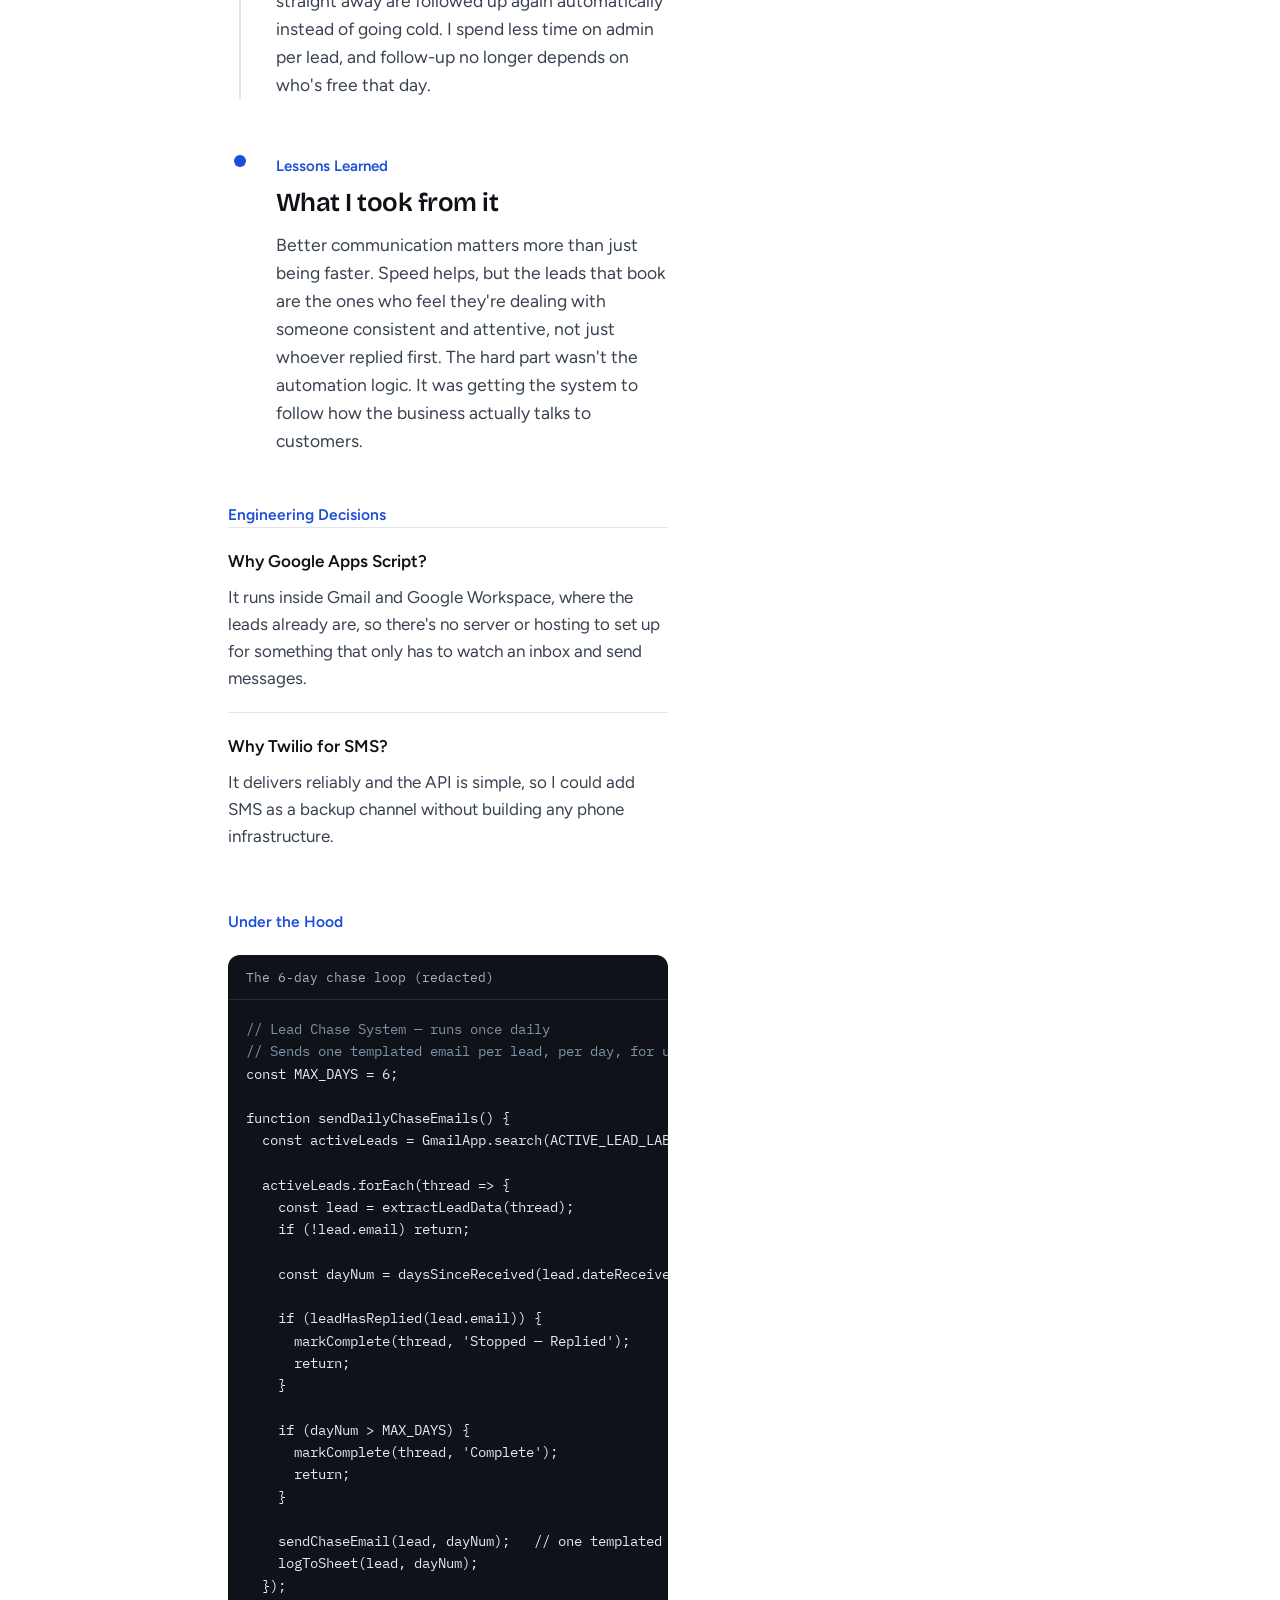
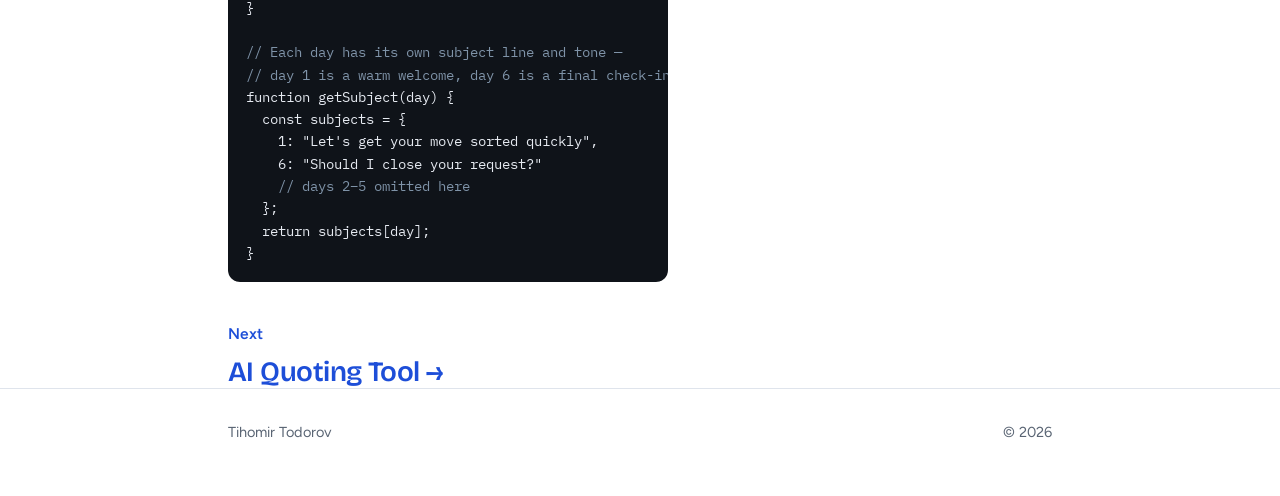
<file: work/lead-lifecycle-automation.html>
<!DOCTYPE html>
<html lang="en">
<head>
<meta charset="UTF-8" />
<meta name="viewport" content="width=device-width, initial-scale=1.0, viewport-fit=cover" />
<title>Lead Lifecycle Automation | Tihomir Todorov</title>
<meta name="description" content="Leads came in from four different sources and I followed them up by hand, which was patchy. I built a tool that replies straight away and then goes back to leads that went quiet." />
<link rel="preconnect" href="https://fonts.googleapis.com">
<link rel="preconnect" href="https://fonts.gstatic.com" crossorigin>
<link rel="stylesheet" href="../styles/tokens.css">
<link rel="stylesheet" href="../styles/global.css">
</head>
<body>
<header class="site-nav">
  <div class="site-nav__inner">
    <a class="site-nav__logo" href="../index.html">Tihomir Todorov<span class="site-nav__logo-sub">Sales × Technology</span></a>
    <ul class="site-nav__links">
      <li><a href="../index.html#track-record">Track record</a></li>
      <li><a href="../index.html#how-i-work">How I work</a></li>
      <li><a href="../index.html#case-studies">Tools I've built</a></li>
      <li><a href="../index.html#contact">Contact</a></li>
    </ul>
  </div>
</header>

<div class="case-header">
  <div class="container">
    <a class="case-header__back" href="../index.html#case-studies">← All case studies</a>
    <p class="case-header__tag reveal">Lead Management</p>
    <h1 class="case-header__title reveal">Lead Lifecycle Automation</h1>
    <p class="case-header__dek reveal">Leads came in from four different sources and I followed them up by hand, which was patchy. I built a tool that replies straight away and then goes back to leads that went quiet.</p>
    <div class="outcome-card reveal">
    <div class="outcome-card__cell">
      <div class="outcome-card__label">Business Problem</div>
      <div class="outcome-card__value">Leads from four sources, followed up by hand and inconsistently</div>
    </div>
    <div class="outcome-card__arrow" aria-hidden="true">→</div>
    <div class="outcome-card__cell">
      <div class="outcome-card__label">Solution</div>
      <div class="outcome-card__value">A Gmail star system, SMS messages and win-back campaigns</div>
    </div>
    <div class="outcome-card__arrow" aria-hidden="true">→</div>
    <div class="outcome-card__cell outcome-card__cell--outcome">
      <div class="outcome-card__label">Outcome</div>
      <div class="outcome-card__value">Quick, consistent replies and automatic re-engagement</div>
    </div>
  </div>
  </div>
</div>

<div class="container">
  <div class="compare-grid reveal">
    <div class="compare-item">
      <div class="compare-item__title">Lead Response</div>
      <div class="compare-item__row compare-item__row--before">
        <span class="compare-item__row-label">Before</span>
        <span class="compare-item__row-value">Manual</span>
      </div>
      <div class="compare-item__row compare-item__row--after">
        <span class="compare-item__row-label">After</span>
        <span class="compare-item__row-value">Automated</span>
      </div>
    </div>
<div class="compare-item">
      <div class="compare-item__title">Lead Recovery</div>
      <div class="compare-item__row compare-item__row--before">
        <span class="compare-item__row-label">Before</span>
        <span class="compare-item__row-value">No structured follow-up</span>
      </div>
      <div class="compare-item__row compare-item__row--after">
        <span class="compare-item__row-label">After</span>
        <span class="compare-item__row-value">Automated lifecycle</span>
      </div>
    </div>
  </div>

  <div class="section--tight">
    <p class="section__eyebrow reveal" style="margin-top:var(--space-5)">How it flows</p>
    <div class="flow-diagram reveal" aria-label="System flow diagram">
    <span class="flow-step">Lead received</span><span class="flow-arrow" aria-hidden="true">→</span><span class="flow-step">Source parser</span><span class="flow-arrow" aria-hidden="true">→</span><span class="flow-step">Gmail state machine</span><span class="flow-arrow" aria-hidden="true">→</span><span class="flow-step">6-day sequence + SMS</span><span class="flow-arrow" aria-hidden="true">→</span><span class="flow-step">Win-back campaign</span>
  </div>
  </div>

  <div class="case-body">
    <div class="case-body__main">
      <div class="spine">
    
    <div class="stage reveal  ">
      <div class="stage__rail" aria-hidden="true">
        <span class="stage__node"></span>
        <span class="stage__line"></span>
      </div>
      <div class="stage__content">
        <span class="stage__label">Business Problem</span>
        <h3 class="stage__title">What was costing the business</h3>
        <p class="stage__body">Leads came from four places: Compare My Move, KonnectYou, GetAMover and the company website. I followed them up by hand, so how fast I replied depended on who was free and how busy the day was. Two of the sources even used the same subject line, "New Quote Request", which made sorting them by hand slower still.</p>
      </div>
    </div>

    <div class="stage reveal  ">
      <div class="stage__rail" aria-hidden="true">
        <span class="stage__node"></span>
        <span class="stage__line"></span>
      </div>
      <div class="stage__content">
        <span class="stage__label">My Goal</span>
        <h3 class="stage__title">What I set out to do</h3>
        <p class="stage__body">I wanted every lead to get a quick, consistent reply whatever the source or time of day. I also wanted to go back to leads that hadn't booked the first time, instead of letting them vanish after one missed follow-up.</p>
      </div>
    </div>

    <div class="stage reveal  ">
      <div class="stage__rail" aria-hidden="true">
        <span class="stage__node"></span>
        <span class="stage__line"></span>
      </div>
      <div class="stage__content">
        <span class="stage__label">Architecture</span>
        <h3 class="stage__title">How it’s built</h3>
        <p class="stage__body">It's built in Google Apps Script and runs on Gmail stars. A blue star starts the sequence and a green tick stops it. Each lead source has its own parser. GetAMover and the company website use identical wording, so I tell them apart by sender address instead of subject line. On top of that sits a six-day follow-up sequence, with a Twilio text message on day zero and after calls that go unanswered. Leads that arrive late in the day are pushed back a day, so nobody gets a text at night. Two more scripts run a monthly re-engagement pass. One looks back over the previous two months of leads for a win-back campaign. The other looks at the current month's enquiries but filters on each lead's actual move date, so promotions reach people who are moving in a particular window, whenever they first got in touch.</p>
      </div>
    </div>

    <div class="stage reveal  ">
      <div class="stage__rail" aria-hidden="true">
        <span class="stage__node"></span>
        <span class="stage__line"></span>
      </div>
      <div class="stage__content">
        <span class="stage__label">Implementation</span>
        <h3 class="stage__title">The details that mattered</h3>
        <p class="stage__body">PropertiesService records what's been sent across all sources, which stops duplicate sends, and a shared daily limit keeps volume predictable. One bug kept coming back: the script would think a lead had replied when they hadn't. Adding a date filter to the Gmail search fixed it, so only genuinely new messages count as replies. Finding the right internal label IDs for Apps Script's search took some trial and error, because Gmail's star types aren't clearly documented.</p>
      </div>
    </div>

    <div class="stage reveal  ">
      <div class="stage__rail" aria-hidden="true">
        <span class="stage__node"></span>
        <span class="stage__line"></span>
      </div>
      <div class="stage__content">
        <span class="stage__label">Technology Used</span>
        <h3 class="stage__title">What it’s built with</h3>
        <div class="stack-chips"><span class="stack-chip">Google Apps Script</span><span class="stack-chip">Gmail API</span><span class="stack-chip">PropertiesService</span><span class="stack-chip">Twilio SMS</span></div>
      </div>
    </div>

    <div class="stage reveal stage--outcome ">
      <div class="stage__rail" aria-hidden="true">
        <span class="stage__node"></span>
        <span class="stage__line"></span>
      </div>
      <div class="stage__content">
        <span class="stage__label">Business Outcome</span>
        <h3 class="stage__title">What changed</h3>
        <p class="stage__body">Every lead now gets a quick, consistent first reply, whichever of the four sources it came from and whatever time it arrived. Leads that don't book straight away are followed up again automatically instead of going cold. I spend less time on admin per lead, and follow-up no longer depends on who's free that day.</p>
      </div>
    </div>

    <div class="stage reveal  stage--lessons">
      <div class="stage__rail" aria-hidden="true">
        <span class="stage__node"></span>
        
      </div>
      <div class="stage__content">
        <span class="stage__label">Lessons Learned</span>
        <h3 class="stage__title">What I took from it</h3>
        <p class="stage__body">Better communication matters more than just being faster. Speed helps, but the leads that book are the ones who feel they're dealing with someone consistent and attentive, not just whoever replied first. The hard part wasn't the automation logic. It was getting the system to follow how the business actually talks to customers.</p>
      </div>
    </div>
  </div>

      <div class="section--tight">
        <p class="section__eyebrow reveal">Engineering Decisions</p>
        <div class="rationale reveal">
    <div class="rationale__q">Why Google Apps Script?</div>
    <div class="rationale__a">It runs inside Gmail and Google Workspace, where the leads already are, so there's no server or hosting to set up for something that only has to watch an inbox and send messages.</div>
  </div>
<div class="rationale reveal">
    <div class="rationale__q">Why Twilio for SMS?</div>
    <div class="rationale__a">It delivers reliably and the API is simple, so I could add SMS as a backup channel without building any phone infrastructure.</div>
  </div>
      </div>

      <div class="section--tight">
        <p class="section__eyebrow reveal">Under the Hood</p>
        <div class="code-block reveal">
    <div class="code-block__title">The 6-day chase loop (redacted)</div>
    <pre><span class="cm">// Lead Chase System — runs once daily</span>
<span class="cm">// Sends one templated email per lead, per day, for up to 6 days</span>
const MAX_DAYS = 6;

function sendDailyChaseEmails() {
  const activeLeads = GmailApp.search(ACTIVE_LEAD_LABEL, 0, 100);

  activeLeads.forEach(thread =&gt; {
    const lead = extractLeadData(thread);
    if (!lead.email) return;

    const dayNum = daysSinceReceived(lead.dateReceived);

    if (leadHasReplied(lead.email)) {
      markComplete(thread, 'Stopped — Replied');
      return;
    }

    if (dayNum &gt; MAX_DAYS) {
      markComplete(thread, 'Complete');
      return;
    }

    sendChaseEmail(lead, dayNum);   // one templated email per day, 1–6
    logToSheet(lead, dayNum);
  });
}

<span class="cm">// Each day has its own subject line and tone —</span>
<span class="cm">// day 1 is a warm welcome, day 6 is a final check-in</span>
function getSubject(day) {
  const subjects = {
    1: "Let's get your move sorted quickly",
    6: "Should I close your request?"
<span class="cm">    // days 2–5 omitted here</span>
  };
  return subjects[day];
}</pre>
  </div>
      </div>
    </div>

    <div class="case-body__aside">
      <p class="section__eyebrow reveal">In the Field</p>
      <div class="aside-shot reveal">
        <img src="../assets/lead-noresponse-automation.jpg" alt="Auto follow-up for unanswered leads: Apps Script project overview" loading="lazy">
        <div class="aside-shot__caption">Auto follow-up for unanswered leads: Apps Script project overview</div>
      </div>
<div class="aside-shot reveal">
        <img src="../assets/lead-auto-response.jpg" alt="Lead auto-response engine: Apps Script project overview" loading="lazy">
        <div class="aside-shot__caption">Lead auto-response engine: Apps Script project overview</div>
      </div>
<div class="aside-shot reveal">
        <img src="../assets/code-lead-chase-loop.png" alt="The 6-day chase loop, redacted" loading="lazy">
        <div class="aside-shot__caption">The 6-day chase loop, redacted</div>
      </div>
    </div>
  </div>
</div>

<section class="section section--tight">
  <div class="container">
    <p class="section__eyebrow">Next</p>
    <h2 class="section__title"><a class="btn-link" href="ai-quoting-system.html">AI Quoting Tool →</a></h2>
  </div>
</section>

<footer class="footer">
  <div class="container footer__inner">
    <span>Tihomir Todorov</span>
    <span>© 2026</span>
  </div>
</footer>
<script src="../assets/app.js" defer></script>
</body>
</html>
</file>
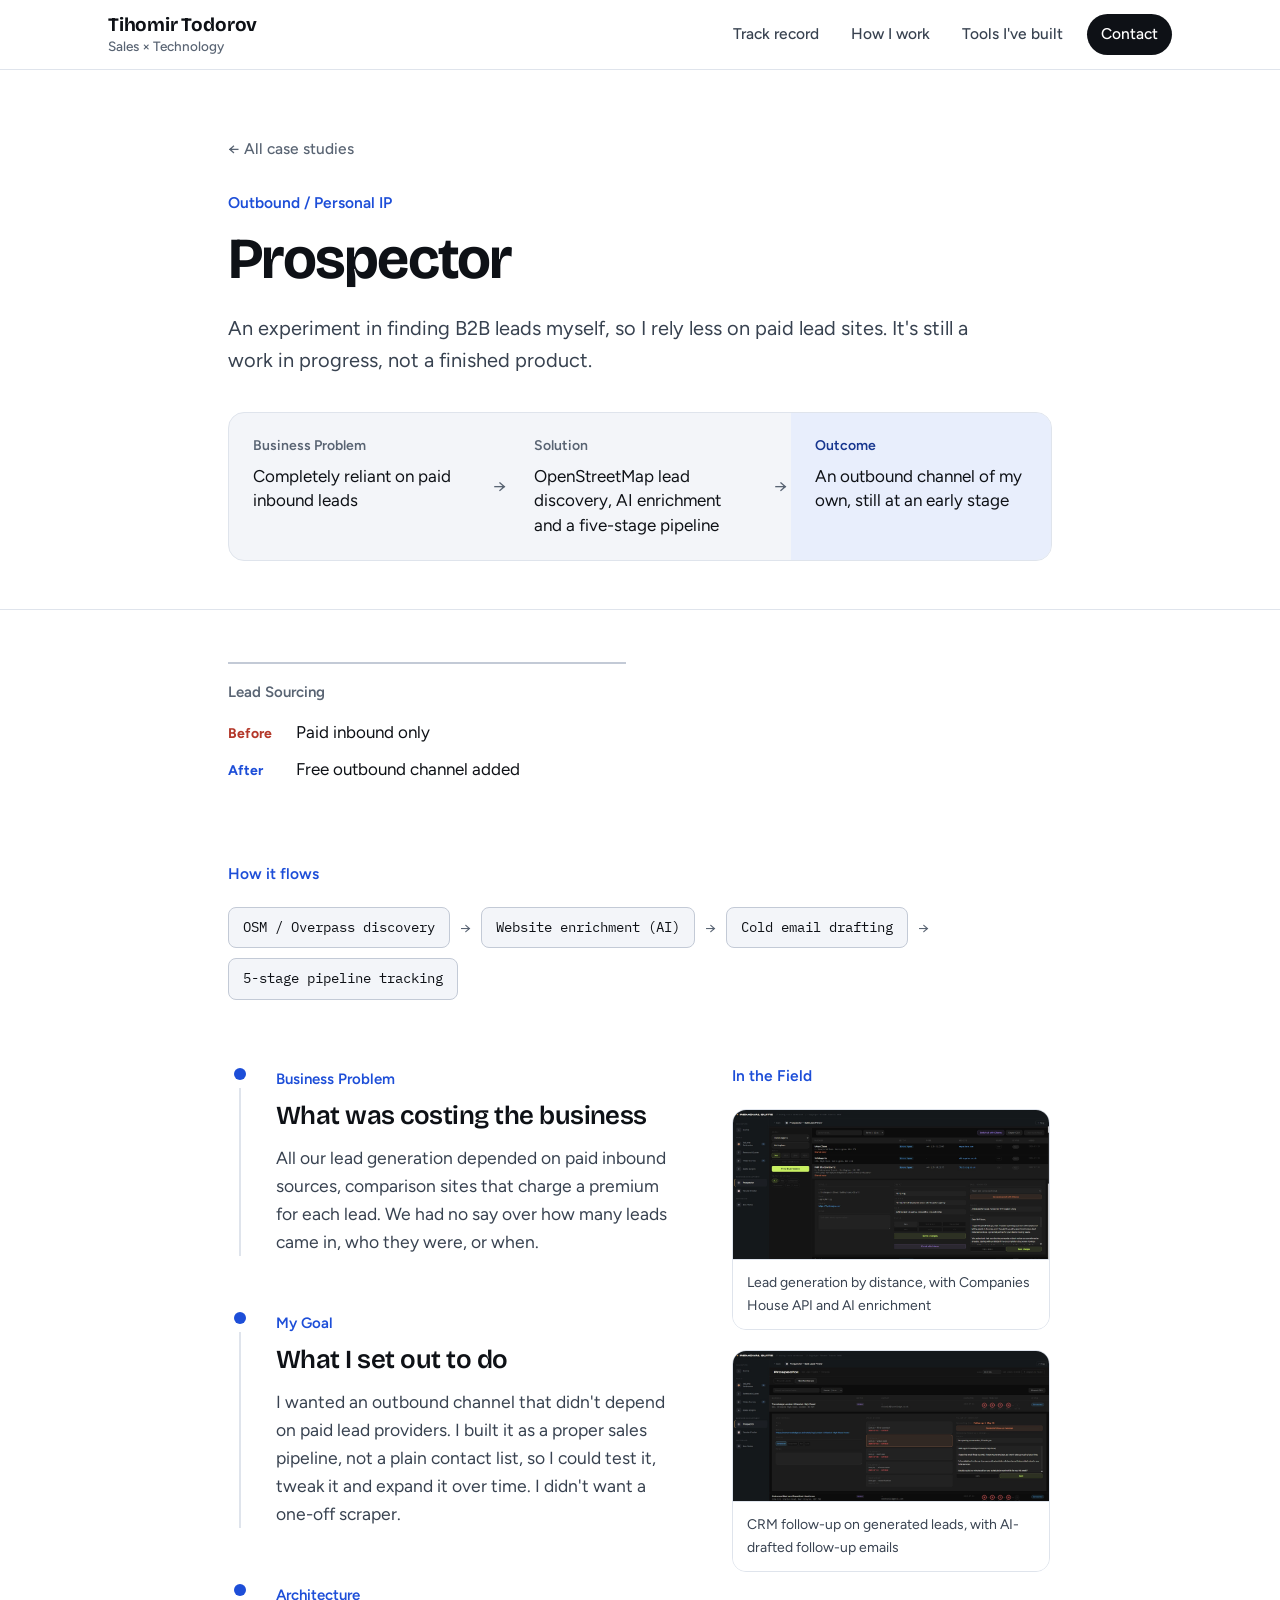
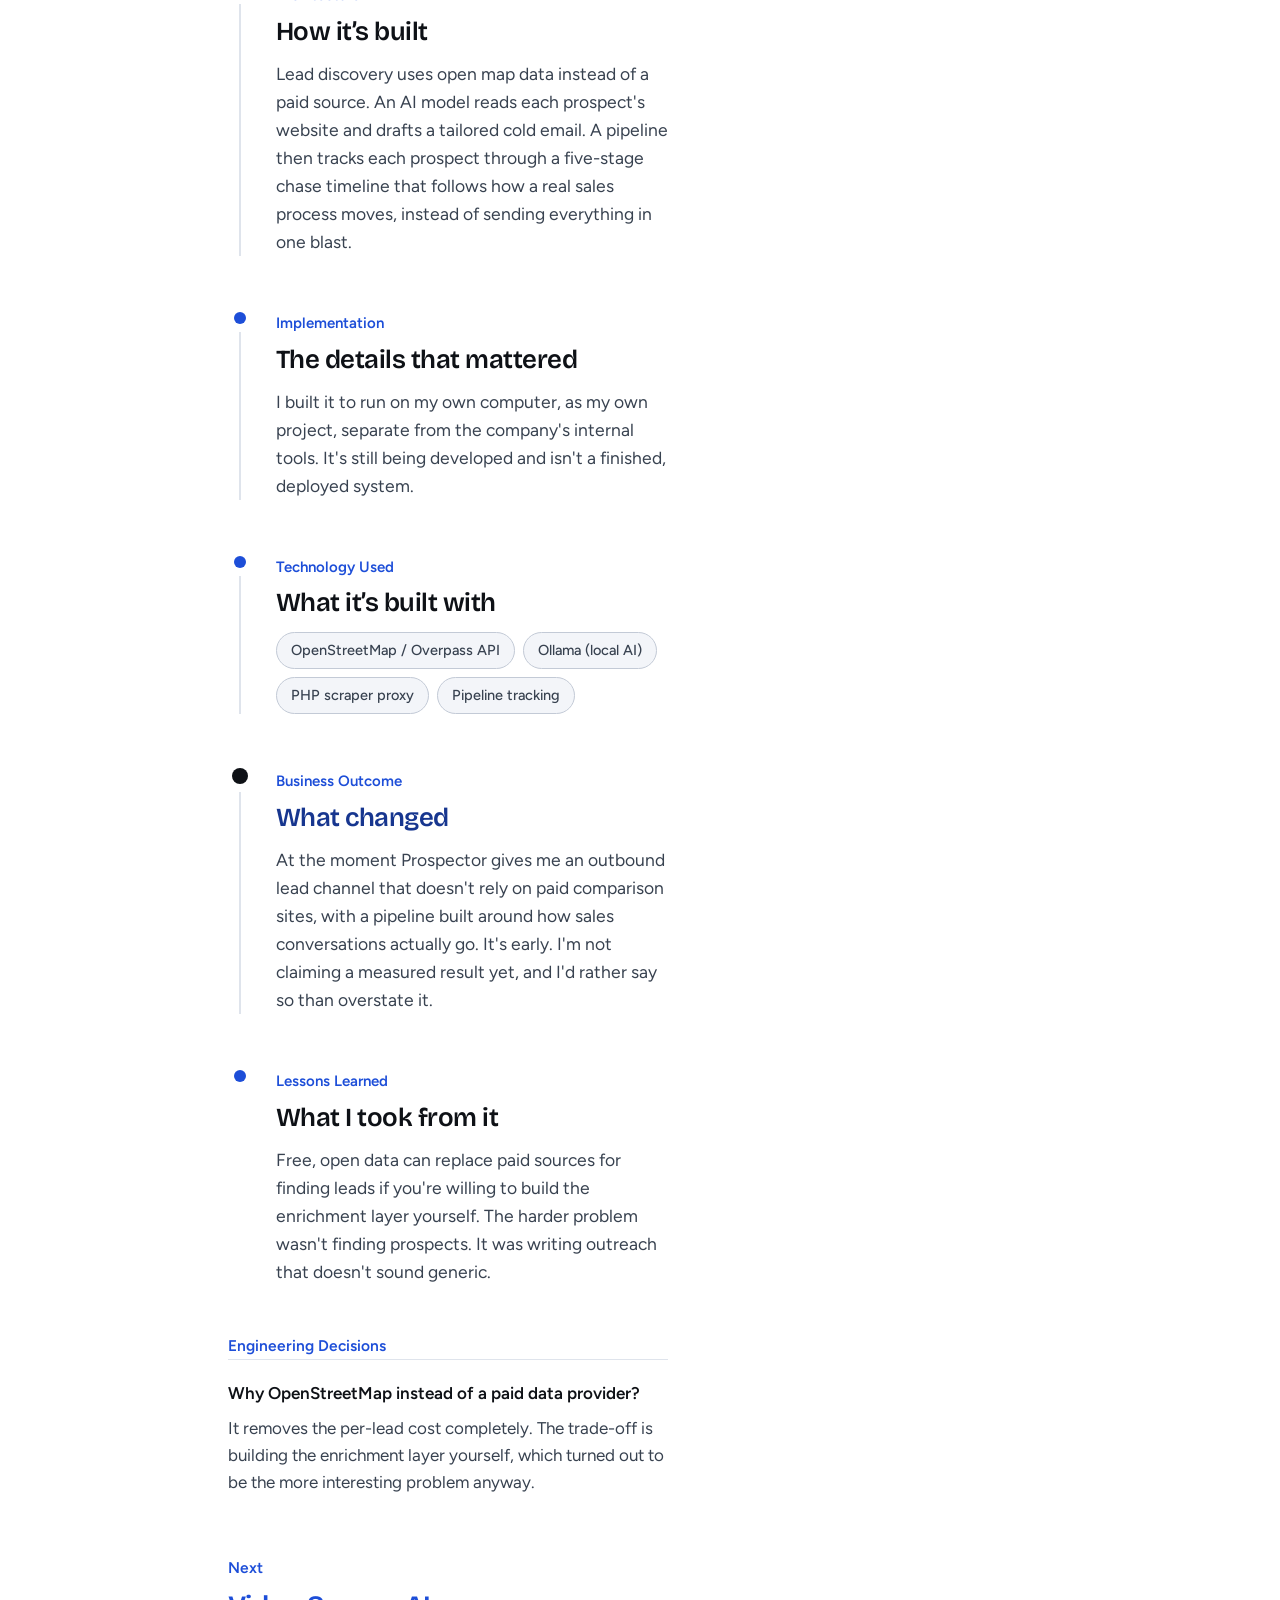
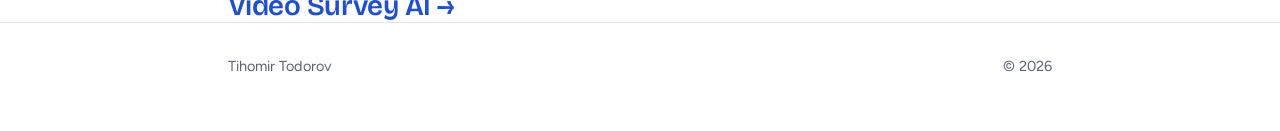
<file: work/prospector.html>
<!DOCTYPE html>
<html lang="en">
<head>
<meta charset="UTF-8" />
<meta name="viewport" content="width=device-width, initial-scale=1.0, viewport-fit=cover" />
<title>Prospector | Tihomir Todorov</title>
<meta name="description" content="An experiment in finding B2B leads myself, so I rely less on paid lead sites. It's still a work in progress, not a finished product." />
<link rel="preconnect" href="https://fonts.googleapis.com">
<link rel="preconnect" href="https://fonts.gstatic.com" crossorigin>
<link rel="stylesheet" href="../styles/tokens.css">
<link rel="stylesheet" href="../styles/global.css">
</head>
<body>
<header class="site-nav">
  <div class="site-nav__inner">
    <a class="site-nav__logo" href="../index.html">Tihomir Todorov<span class="site-nav__logo-sub">Sales × Technology</span></a>
    <ul class="site-nav__links">
      <li><a href="../index.html#track-record">Track record</a></li>
      <li><a href="../index.html#how-i-work">How I work</a></li>
      <li><a href="../index.html#case-studies">Tools I've built</a></li>
      <li><a href="../index.html#contact">Contact</a></li>
    </ul>
  </div>
</header>

<div class="case-header">
  <div class="container">
    <a class="case-header__back" href="../index.html#case-studies">← All case studies</a>
    <p class="case-header__tag reveal">Outbound / Personal IP</p>
    <h1 class="case-header__title reveal">Prospector</h1>
    <p class="case-header__dek reveal">An experiment in finding B2B leads myself, so I rely less on paid lead sites. It's still a work in progress, not a finished product.</p>
    <div class="outcome-card reveal">
    <div class="outcome-card__cell">
      <div class="outcome-card__label">Business Problem</div>
      <div class="outcome-card__value">Completely reliant on paid inbound leads</div>
    </div>
    <div class="outcome-card__arrow" aria-hidden="true">→</div>
    <div class="outcome-card__cell">
      <div class="outcome-card__label">Solution</div>
      <div class="outcome-card__value">OpenStreetMap lead discovery, AI enrichment and a five-stage pipeline</div>
    </div>
    <div class="outcome-card__arrow" aria-hidden="true">→</div>
    <div class="outcome-card__cell outcome-card__cell--outcome">
      <div class="outcome-card__label">Outcome</div>
      <div class="outcome-card__value">An outbound channel of my own, still at an early stage</div>
    </div>
  </div>
  </div>
</div>

<div class="container">
  <div class="compare-grid reveal">
    <div class="compare-item">
      <div class="compare-item__title">Lead Sourcing</div>
      <div class="compare-item__row compare-item__row--before">
        <span class="compare-item__row-label">Before</span>
        <span class="compare-item__row-value">Paid inbound only</span>
      </div>
      <div class="compare-item__row compare-item__row--after">
        <span class="compare-item__row-label">After</span>
        <span class="compare-item__row-value">Free outbound channel added</span>
      </div>
    </div>
  </div>

  <div class="section--tight">
    <p class="section__eyebrow reveal" style="margin-top:var(--space-5)">How it flows</p>
    <div class="flow-diagram reveal" aria-label="System flow diagram">
    <span class="flow-step">OSM / Overpass discovery</span><span class="flow-arrow" aria-hidden="true">→</span><span class="flow-step">Website enrichment (AI)</span><span class="flow-arrow" aria-hidden="true">→</span><span class="flow-step">Cold email drafting</span><span class="flow-arrow" aria-hidden="true">→</span><span class="flow-step">5-stage pipeline tracking</span>
  </div>
  </div>

  <div class="case-body">
    <div class="case-body__main">
      <div class="spine">
    
    <div class="stage reveal  ">
      <div class="stage__rail" aria-hidden="true">
        <span class="stage__node"></span>
        <span class="stage__line"></span>
      </div>
      <div class="stage__content">
        <span class="stage__label">Business Problem</span>
        <h3 class="stage__title">What was costing the business</h3>
        <p class="stage__body">All our lead generation depended on paid inbound sources, comparison sites that charge a premium for each lead. We had no say over how many leads came in, who they were, or when.</p>
      </div>
    </div>

    <div class="stage reveal  ">
      <div class="stage__rail" aria-hidden="true">
        <span class="stage__node"></span>
        <span class="stage__line"></span>
      </div>
      <div class="stage__content">
        <span class="stage__label">My Goal</span>
        <h3 class="stage__title">What I set out to do</h3>
        <p class="stage__body">I wanted an outbound channel that didn't depend on paid lead providers. I built it as a proper sales pipeline, not a plain contact list, so I could test it, tweak it and expand it over time. I didn't want a one-off scraper.</p>
      </div>
    </div>

    <div class="stage reveal  ">
      <div class="stage__rail" aria-hidden="true">
        <span class="stage__node"></span>
        <span class="stage__line"></span>
      </div>
      <div class="stage__content">
        <span class="stage__label">Architecture</span>
        <h3 class="stage__title">How it’s built</h3>
        <p class="stage__body">Lead discovery uses open map data instead of a paid source. An AI model reads each prospect's website and drafts a tailored cold email. A pipeline then tracks each prospect through a five-stage chase timeline that follows how a real sales process moves, instead of sending everything in one blast.</p>
      </div>
    </div>

    <div class="stage reveal  ">
      <div class="stage__rail" aria-hidden="true">
        <span class="stage__node"></span>
        <span class="stage__line"></span>
      </div>
      <div class="stage__content">
        <span class="stage__label">Implementation</span>
        <h3 class="stage__title">The details that mattered</h3>
        <p class="stage__body">I built it to run on my own computer, as my own project, separate from the company's internal tools. It's still being developed and isn't a finished, deployed system.</p>
      </div>
    </div>

    <div class="stage reveal  ">
      <div class="stage__rail" aria-hidden="true">
        <span class="stage__node"></span>
        <span class="stage__line"></span>
      </div>
      <div class="stage__content">
        <span class="stage__label">Technology Used</span>
        <h3 class="stage__title">What it’s built with</h3>
        <div class="stack-chips"><span class="stack-chip">OpenStreetMap / Overpass API</span><span class="stack-chip">Ollama (local AI)</span><span class="stack-chip">PHP scraper proxy</span><span class="stack-chip">Pipeline tracking</span></div>
      </div>
    </div>

    <div class="stage reveal stage--outcome ">
      <div class="stage__rail" aria-hidden="true">
        <span class="stage__node"></span>
        <span class="stage__line"></span>
      </div>
      <div class="stage__content">
        <span class="stage__label">Business Outcome</span>
        <h3 class="stage__title">What changed</h3>
        <p class="stage__body">At the moment Prospector gives me an outbound lead channel that doesn't rely on paid comparison sites, with a pipeline built around how sales conversations actually go. It's early. I'm not claiming a measured result yet, and I'd rather say so than overstate it.</p>
      </div>
    </div>

    <div class="stage reveal  stage--lessons">
      <div class="stage__rail" aria-hidden="true">
        <span class="stage__node"></span>
        
      </div>
      <div class="stage__content">
        <span class="stage__label">Lessons Learned</span>
        <h3 class="stage__title">What I took from it</h3>
        <p class="stage__body">Free, open data can replace paid sources for finding leads if you're willing to build the enrichment layer yourself. The harder problem wasn't finding prospects. It was writing outreach that doesn't sound generic.</p>
      </div>
    </div>
  </div>

      <div class="section--tight">
        <p class="section__eyebrow reveal">Engineering Decisions</p>
        <div class="rationale reveal">
    <div class="rationale__q">Why OpenStreetMap instead of a paid data provider?</div>
    <div class="rationale__a">It removes the per-lead cost completely. The trade-off is building the enrichment layer yourself, which turned out to be the more interesting problem anyway.</div>
  </div>
      </div>
    </div>

    <div class="case-body__aside">
      <p class="section__eyebrow reveal">In the Field</p>
      <div class="aside-shot reveal">
        <img src="../assets/Prospector1.jpg" alt="Lead generation by distance, with Companies House API and AI enrichment" loading="lazy">
        <div class="aside-shot__caption">Lead generation by distance, with Companies House API and AI enrichment</div>
      </div>
<div class="aside-shot reveal">
        <img src="../assets/Prospector2.jpg" alt="CRM follow-up on generated leads, with AI-drafted follow-up emails" loading="lazy">
        <div class="aside-shot__caption">CRM follow-up on generated leads, with AI-drafted follow-up emails</div>
      </div>
    </div>
  </div>
</div>

<section class="section section--tight">
  <div class="container">
    <p class="section__eyebrow">Next</p>
    <h2 class="section__title"><a class="btn-link" href="video-survey-ai.html">Video Survey AI →</a></h2>
  </div>
</section>

<footer class="footer">
  <div class="container footer__inner">
    <span>Tihomir Todorov</span>
    <span>© 2026</span>
  </div>
</footer>
<script src="../assets/app.js" defer></script>
</body>
</html>
</file>
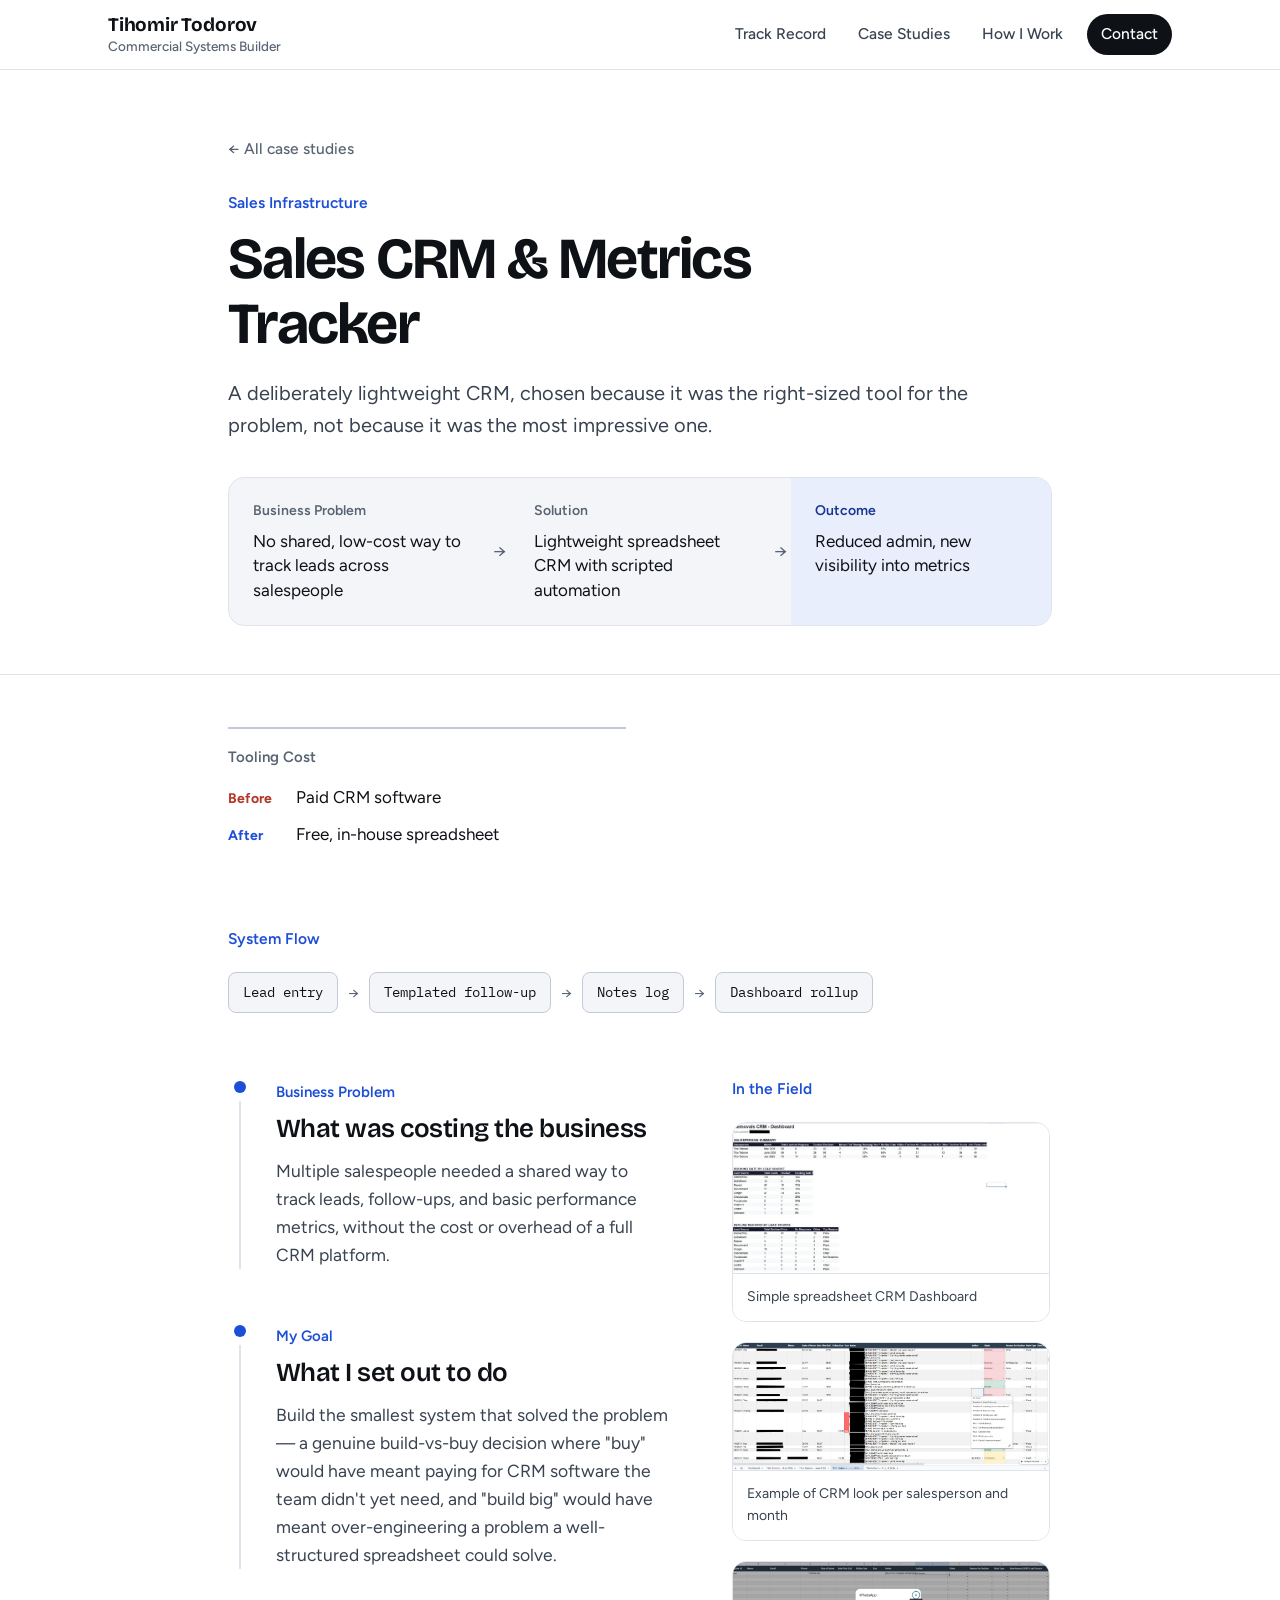
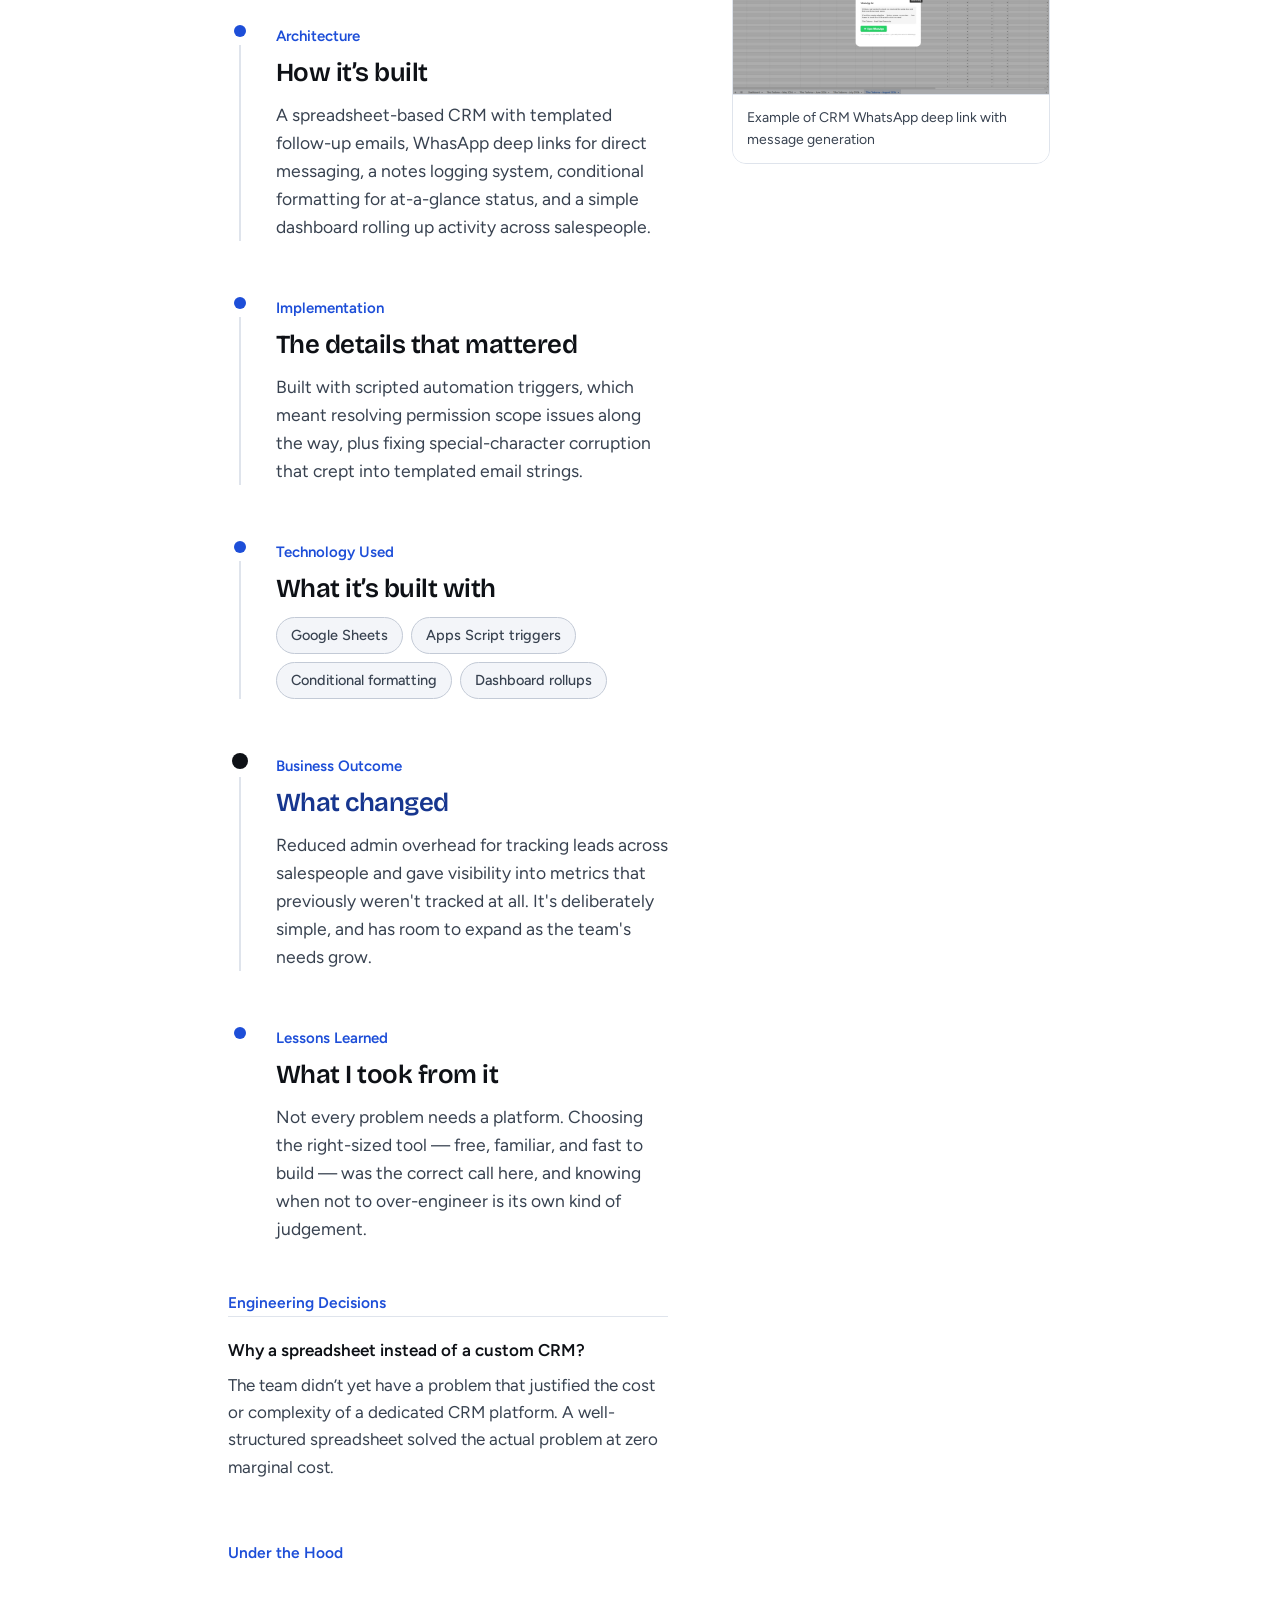
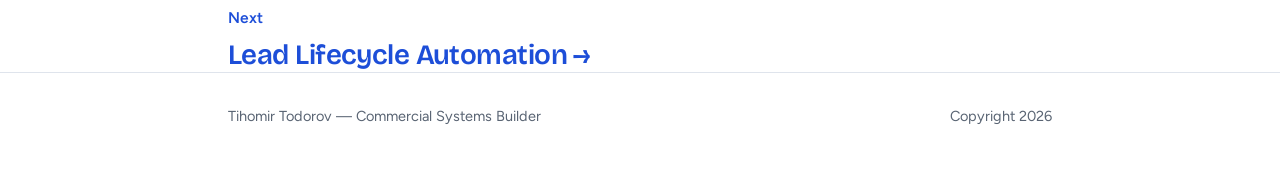
<file: work/sales-crm-metrics-tracker.html>
<!DOCTYPE html>
<html lang="en">
<head>
<meta charset="UTF-8" />
<meta name="viewport" content="width=device-width, initial-scale=1.0" />
<title>Sales CRM & Metrics Tracker — Tihomir Todorov</title>
<meta name="description" content="A deliberately lightweight CRM, chosen because it was the right-sized tool for the problem, not because it was the most impressive one." />
<link rel="preconnect" href="https://fonts.googleapis.com">
<link rel="preconnect" href="https://fonts.gstatic.com" crossorigin>
<link href="https://fonts.googleapis.com/css2?family=Fraunces:opsz,wght@9..144,400;9..144,500;9..144,600&family=IBM+Plex+Sans:wght@400;500;600&family=IBM+Plex+Mono:wght@400;500&display=swap" rel="stylesheet">
<link rel="stylesheet" href="../styles/tokens.css">
<link rel="stylesheet" href="../styles/global.css">
</head>
<body>
<header class="site-nav">
  <div class="site-nav__inner">
    <a class="site-nav__logo" href="../index.html">Tihomir Todorov<span class="site-nav__logo-sub">Commercial Systems Builder</span></a>
    <ul class="site-nav__links">
      <li><a href="../index.html#track-record">Track Record</a></li>
      <li><a href="../index.html#case-studies">Case Studies</a></li>
      <li><a href="../index.html#how-i-work">How I Work</a></li>
      <li><a href="../index.html#contact">Contact</a></li>
    </ul>
  </div>
</header>

<div class="case-header">
  <div class="container">
    <a class="case-header__back" href="../index.html#case-studies">← All case studies</a>
    <p class="case-header__tag reveal">Sales Infrastructure</p>
    <h1 class="case-header__title reveal">Sales CRM & Metrics Tracker</h1>
    <p class="case-header__dek reveal">A deliberately lightweight CRM, chosen because it was the right-sized tool for the problem, not because it was the most impressive one.</p>
    <div class="outcome-card reveal">
    <div class="outcome-card__cell">
      <div class="outcome-card__label">Business Problem</div>
      <div class="outcome-card__value">No shared, low-cost way to track leads across salespeople</div>
    </div>
    <div class="outcome-card__arrow" aria-hidden="true">→</div>
    <div class="outcome-card__cell">
      <div class="outcome-card__label">Solution</div>
      <div class="outcome-card__value">Lightweight spreadsheet CRM with scripted automation</div>
    </div>
    <div class="outcome-card__arrow" aria-hidden="true">→</div>
    <div class="outcome-card__cell outcome-card__cell--outcome">
      <div class="outcome-card__label">Outcome</div>
      <div class="outcome-card__value">Reduced admin, new visibility into metrics</div>
    </div>
  </div>
  </div>
</div>

<div class="container">
  <div class="compare-grid reveal">
    <div class="compare-item">
      <div class="compare-item__title">Tooling Cost</div>
      <div class="compare-item__row compare-item__row--before">
        <span class="compare-item__row-label">Before</span>
        <span class="compare-item__row-value">Paid CRM software</span>
      </div>
      <div class="compare-item__row compare-item__row--after">
        <span class="compare-item__row-label">After</span>
        <span class="compare-item__row-value">Free, in-house spreadsheet</span>
      </div>
    </div>
  </div>

  <div class="section--tight">
    <p class="section__eyebrow reveal" style="margin-top:var(--space-5)">System Flow</p>
    <div class="flow-diagram reveal" aria-label="System flow diagram">
    <span class="flow-step">Lead entry</span><span class="flow-arrow" aria-hidden="true">→</span><span class="flow-step">Templated follow-up</span><span class="flow-arrow" aria-hidden="true">→</span><span class="flow-step">Notes log</span><span class="flow-arrow" aria-hidden="true">→</span><span class="flow-step">Dashboard rollup</span>
  </div>
  </div>

  <div class="case-body">
    <div class="case-body__main">
      <div class="spine">
    
    <div class="stage reveal  ">
      <div class="stage__rail" aria-hidden="true">
        <span class="stage__node"></span>
        <span class="stage__line"></span>
      </div>
      <div class="stage__content">
        <span class="stage__label">Business Problem</span>
        <h3 class="stage__title">What was costing the business</h3>
        <p class="stage__body">Multiple salespeople needed a shared way to track leads, follow-ups, and basic performance metrics, without the cost or overhead of a full CRM platform.</p>
      </div>
    </div>

    <div class="stage reveal  ">
      <div class="stage__rail" aria-hidden="true">
        <span class="stage__node"></span>
        <span class="stage__line"></span>
      </div>
      <div class="stage__content">
        <span class="stage__label">My Goal</span>
        <h3 class="stage__title">What I set out to do</h3>
        <p class="stage__body">Build the smallest system that solved the problem — a genuine build-vs-buy decision where "buy" would have meant paying for CRM software the team didn't yet need, and "build big" would have meant over-engineering a problem a well-structured spreadsheet could solve.</p>
      </div>
    </div>

    <div class="stage reveal  ">
      <div class="stage__rail" aria-hidden="true">
        <span class="stage__node"></span>
        <span class="stage__line"></span>
      </div>
      <div class="stage__content">
        <span class="stage__label">Architecture</span>
        <h3 class="stage__title">How it’s built</h3>
        <p class="stage__body">A spreadsheet-based CRM with templated follow-up emails, WhasApp deep links for direct messaging,  a notes logging system, conditional formatting for at-a-glance status, and a simple dashboard rolling up activity across salespeople.</p>
      </div>
    </div>

    <div class="stage reveal  ">
      <div class="stage__rail" aria-hidden="true">
        <span class="stage__node"></span>
        <span class="stage__line"></span>
      </div>
      <div class="stage__content">
        <span class="stage__label">Implementation</span>
        <h3 class="stage__title">The details that mattered</h3>
        <p class="stage__body">Built with scripted automation triggers, which meant resolving permission scope issues along the way, plus fixing special-character corruption that crept into templated email strings.</p>
      </div>
    </div>

    <div class="stage reveal  ">
      <div class="stage__rail" aria-hidden="true">
        <span class="stage__node"></span>
        <span class="stage__line"></span>
      </div>
      <div class="stage__content">
        <span class="stage__label">Technology Used</span>
        <h3 class="stage__title">What it’s built with</h3>
        <div class="stack-chips"><span class="stack-chip">Google Sheets</span><span class="stack-chip">Apps Script triggers</span><span class="stack-chip">Conditional formatting</span><span class="stack-chip">Dashboard rollups</span></div>
      </div>
    </div>

    <div class="stage reveal stage--outcome ">
      <div class="stage__rail" aria-hidden="true">
        <span class="stage__node"></span>
        <span class="stage__line"></span>
      </div>
      <div class="stage__content">
        <span class="stage__label">Business Outcome</span>
        <h3 class="stage__title">What changed</h3>
        <p class="stage__body">Reduced admin overhead for tracking leads across salespeople and gave visibility into metrics that previously weren't tracked at all. It's deliberately simple, and has room to expand as the team's needs grow.</p>
      </div>
    </div>

    <div class="stage reveal  stage--lessons">
      <div class="stage__rail" aria-hidden="true">
        <span class="stage__node"></span>
        
      </div>
      <div class="stage__content">
        <span class="stage__label">Lessons Learned</span>
        <h3 class="stage__title">What I took from it</h3>
        <p class="stage__body">Not every problem needs a platform. Choosing the right-sized tool — free, familiar, and fast to build — was the correct call here, and knowing when not to over-engineer is its own kind of judgement.</p>
      </div>
    </div>
  </div>

      <div class="section--tight">
        <p class="section__eyebrow reveal">Engineering Decisions</p>
        <div class="rationale reveal">
    <div class="rationale__q">Why a spreadsheet instead of a custom CRM?</div>
    <div class="rationale__a">The team didn’t yet have a problem that justified the cost or complexity of a dedicated CRM platform. A well-structured spreadsheet solved the actual problem at zero marginal cost.</div>
  </div>
      </div>

      <div class="section--tight">
        <p class="section__eyebrow reveal">Under the Hood</p>
        
      </div>
    </div>

    <div class="case-body__aside">
      <p class="section__eyebrow reveal">In the Field</p>
     <div class="aside-shot reveal">
        <img src="../assets/CRM_Dashboard.jpg" alt="Simple spreadsheet CRM Dashboard" loading="lazy">
        <div class="aside-shot__caption">Simple spreadsheet CRM Dashboard</div>
      </div>
	  <div class="aside-shot reveal">
        <img src="../assets/CMR1.jpg" alt="Example of CRM look per salesperson and month" loading="lazy">
        <div class="aside-shot__caption">Example of CRM look per salesperson and month</div>
      </div>
	<div class="aside-shot reveal">
        <img src="../assets/CRM_whatsapp.jpg" alt="Example of CRM look per salesperson and month" loading="lazy">
        <div class="aside-shot__caption">Example of CRM WhatsApp deep link with message generation</div>
      </div>	
    </div>
  </div>
</div>

<section class="section section--tight">
  <div class="container">
    <p class="section__eyebrow">Next</p>
    <h2 class="section__title"><a class="btn-link" href="lead-lifecycle-automation.html">Lead Lifecycle Automation →</a></h2>
  </div>
</section>

<footer class="footer">
  <div class="container footer__inner">
    <span>Tihomir Todorov — Commercial Systems Builder</span>
    <span>Copyright 2026</span>
  </div>
</footer>
<script src="../assets/app.js" defer></script>
</body>
</html>
</file>
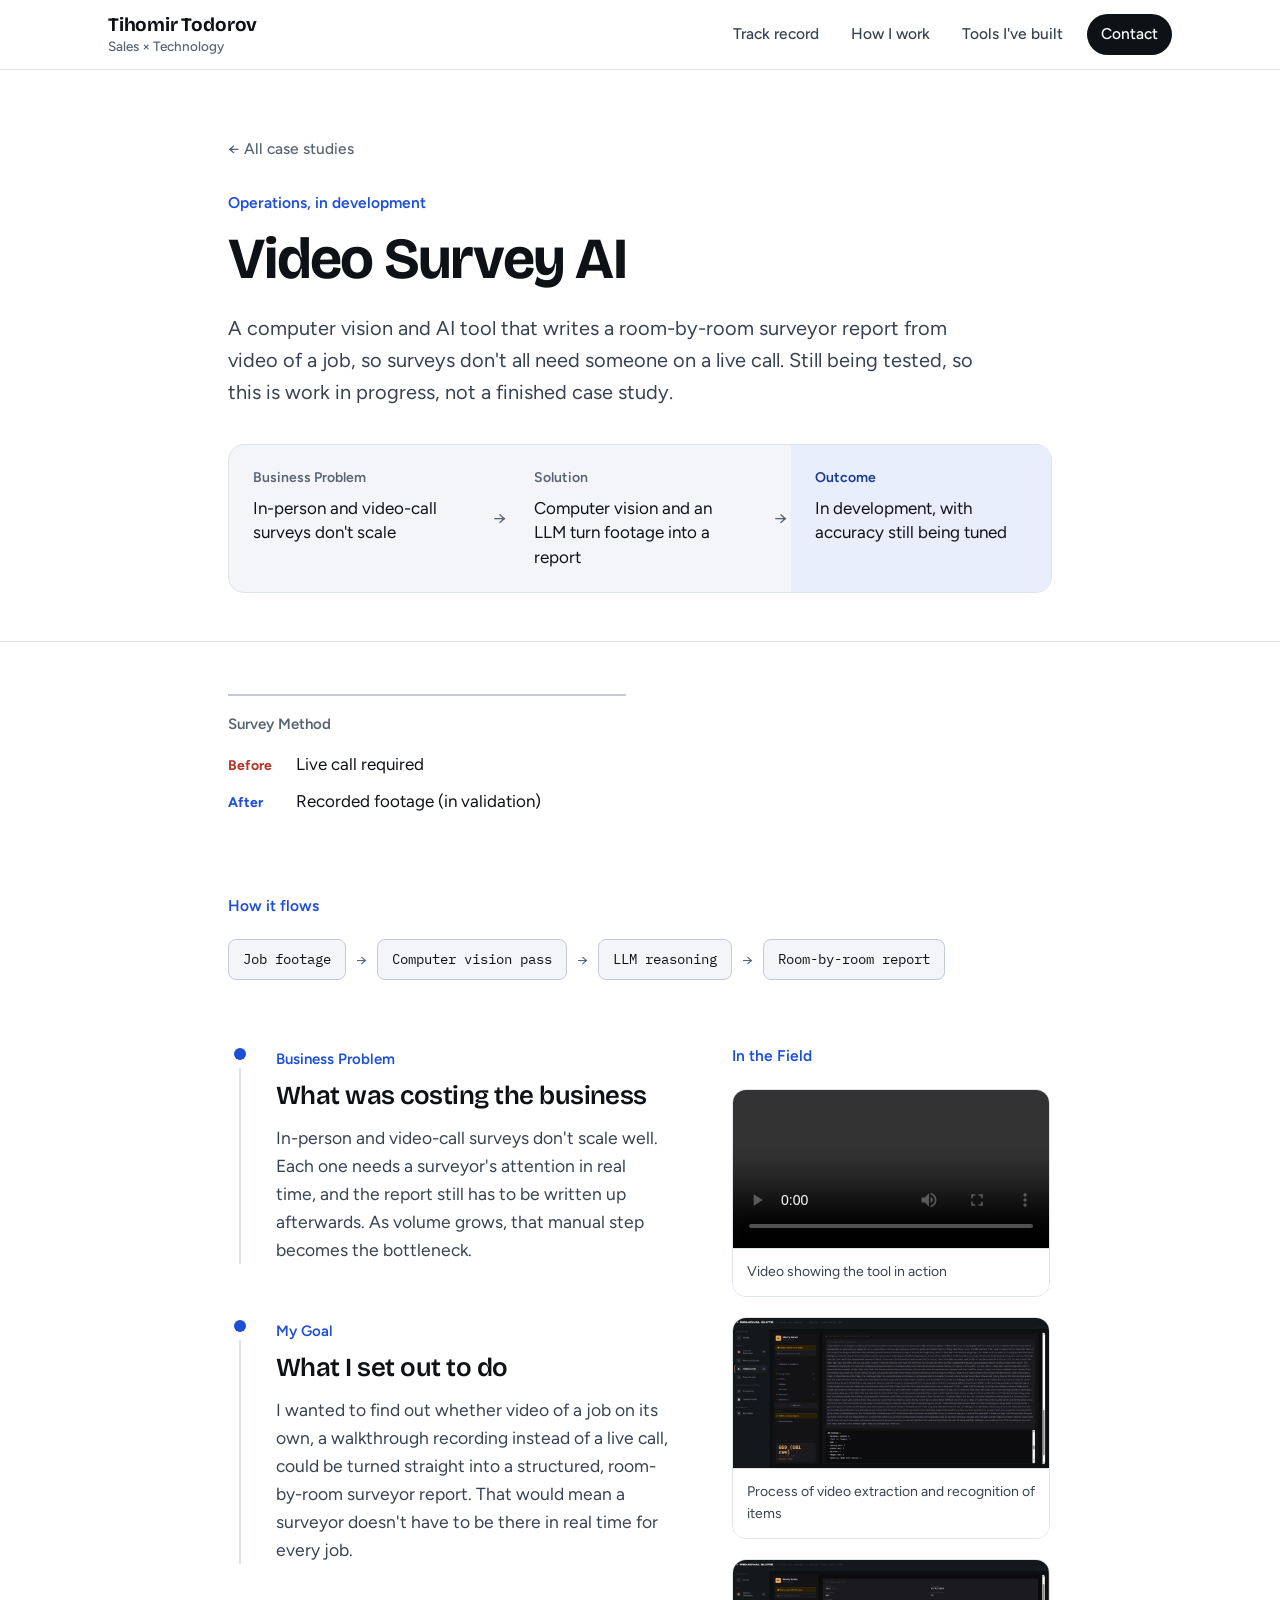
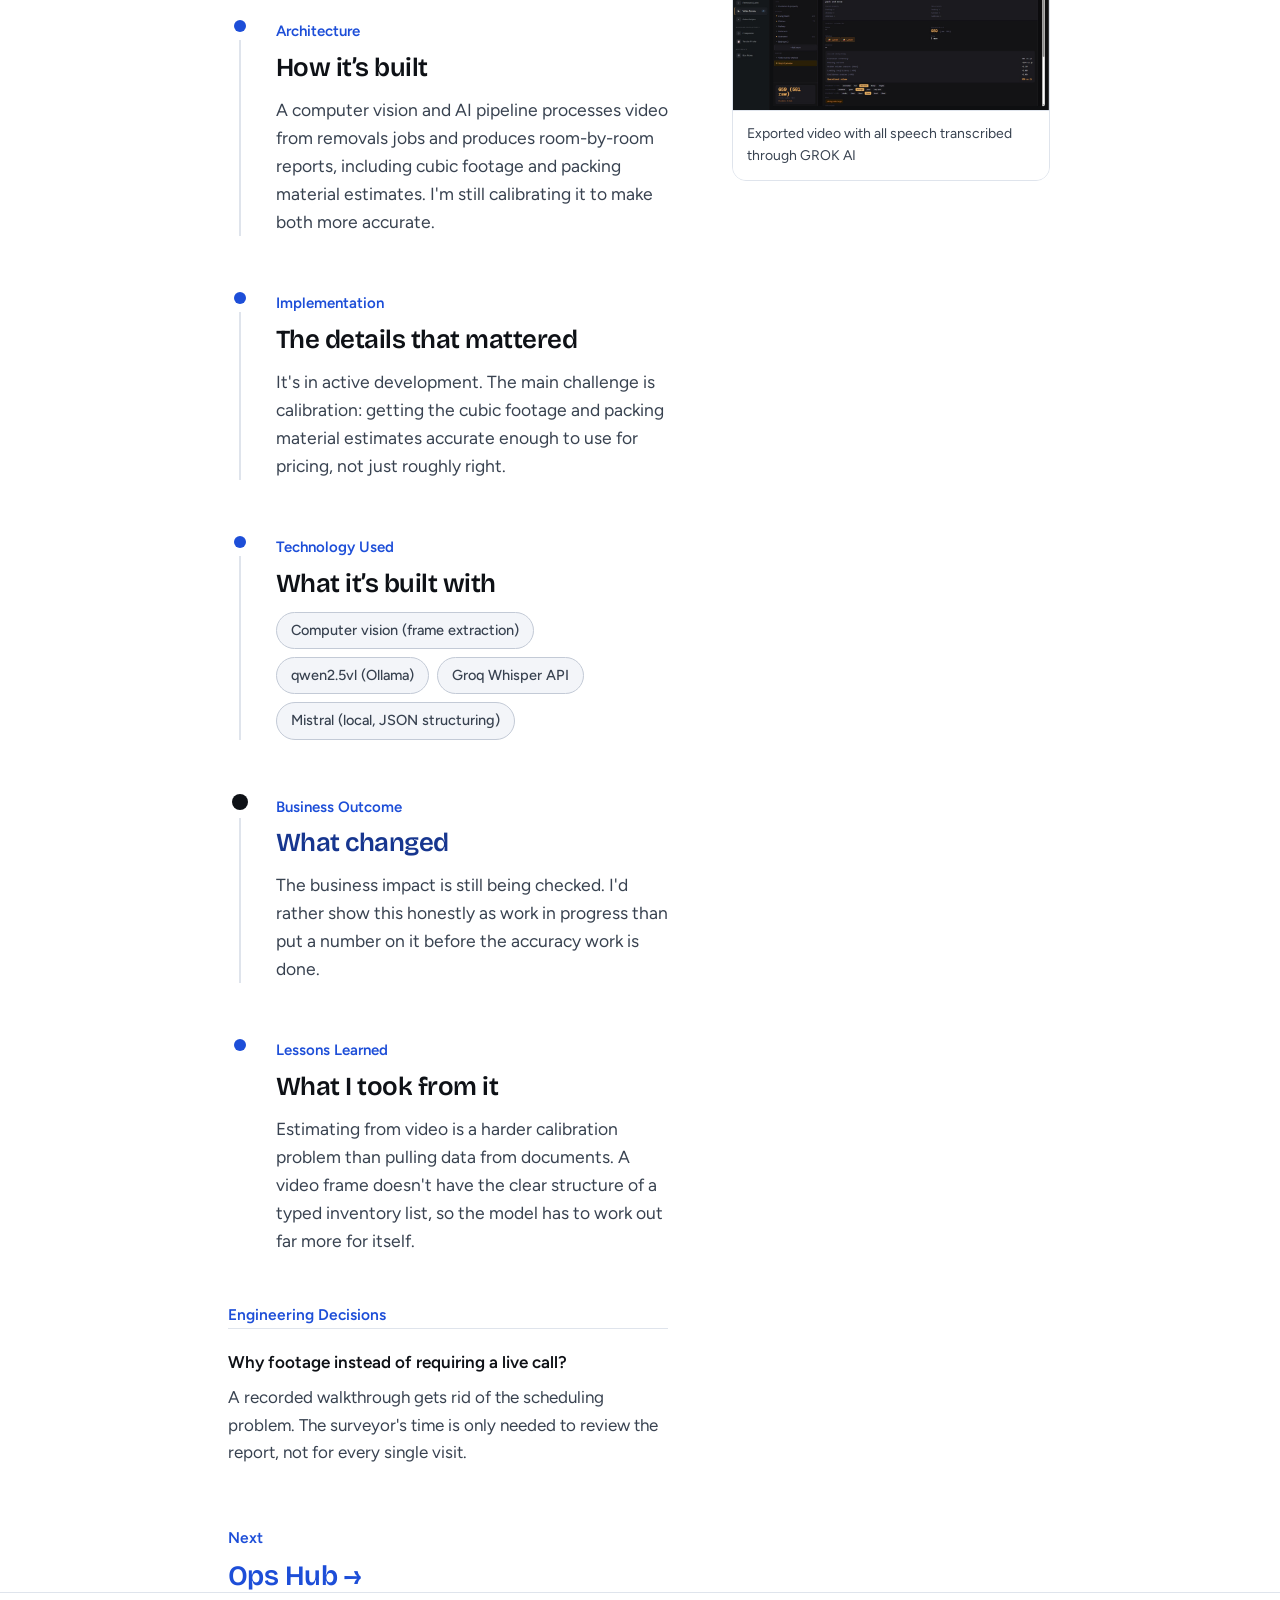
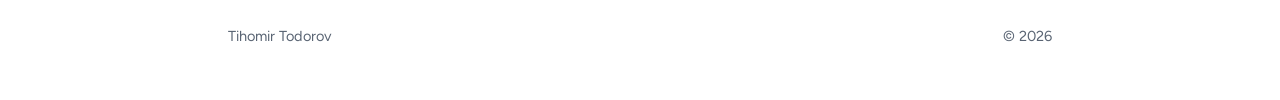
<file: work/video-survey-ai.html>
<!DOCTYPE html>
<html lang="en">
<head>
<meta charset="UTF-8" />
<meta name="viewport" content="width=device-width, initial-scale=1.0, viewport-fit=cover" />
<title>Video Survey AI | Tihomir Todorov</title>
<meta name="description" content="A computer vision and AI tool that writes a room-by-room surveyor report from video of a job, so surveys don't all need someone on a live call. Still being tested, so this is work in progress, not a finished case study." />
<link rel="preconnect" href="https://fonts.googleapis.com">
<link rel="preconnect" href="https://fonts.gstatic.com" crossorigin>
<link rel="stylesheet" href="../styles/tokens.css">
<link rel="stylesheet" href="../styles/global.css">
</head>
<body>
<header class="site-nav">
  <div class="site-nav__inner">
    <a class="site-nav__logo" href="../index.html">Tihomir Todorov<span class="site-nav__logo-sub">Sales × Technology</span></a>
    <ul class="site-nav__links">
      <li><a href="../index.html#track-record">Track record</a></li>
      <li><a href="../index.html#how-i-work">How I work</a></li>
      <li><a href="../index.html#case-studies">Tools I've built</a></li>
      <li><a href="../index.html#contact">Contact</a></li>
    </ul>
  </div>
</header>

<div class="case-header">
  <div class="container">
    <a class="case-header__back" href="../index.html#case-studies">← All case studies</a>
    <p class="case-header__tag reveal">Operations, in development</p>
    <h1 class="case-header__title reveal">Video Survey AI</h1>
    <p class="case-header__dek reveal">A computer vision and AI tool that writes a room-by-room surveyor report from video of a job, so surveys don't all need someone on a live call. Still being tested, so this is work in progress, not a finished case study.</p>
    <div class="outcome-card reveal">
    <div class="outcome-card__cell">
      <div class="outcome-card__label">Business Problem</div>
      <div class="outcome-card__value">In-person and video-call surveys don't scale</div>
    </div>
    <div class="outcome-card__arrow" aria-hidden="true">→</div>
    <div class="outcome-card__cell">
      <div class="outcome-card__label">Solution</div>
      <div class="outcome-card__value">Computer vision and an LLM turn footage into a report</div>
    </div>
    <div class="outcome-card__arrow" aria-hidden="true">→</div>
    <div class="outcome-card__cell outcome-card__cell--outcome">
      <div class="outcome-card__label">Outcome</div>
      <div class="outcome-card__value">In development, with accuracy still being tuned</div>
    </div>
  </div>
  </div>
</div>

<div class="container">
  <div class="compare-grid reveal">
    <div class="compare-item">
      <div class="compare-item__title">Survey Method</div>
      <div class="compare-item__row compare-item__row--before">
        <span class="compare-item__row-label">Before</span>
        <span class="compare-item__row-value">Live call required</span>
      </div>
      <div class="compare-item__row compare-item__row--after">
        <span class="compare-item__row-label">After</span>
        <span class="compare-item__row-value">Recorded footage (in validation)</span>
      </div>
    </div>
  </div>

  <div class="section--tight">
    <p class="section__eyebrow reveal" style="margin-top:var(--space-5)">How it flows</p>
    <div class="flow-diagram reveal" aria-label="System flow diagram">
    <span class="flow-step">Job footage</span><span class="flow-arrow" aria-hidden="true">→</span><span class="flow-step">Computer vision pass</span><span class="flow-arrow" aria-hidden="true">→</span><span class="flow-step">LLM reasoning</span><span class="flow-arrow" aria-hidden="true">→</span><span class="flow-step">Room-by-room report</span>
  </div>
  </div>

  <div class="case-body">
    <div class="case-body__main">
      <div class="spine">
    
    <div class="stage reveal  ">
      <div class="stage__rail" aria-hidden="true">
        <span class="stage__node"></span>
        <span class="stage__line"></span>
      </div>
      <div class="stage__content">
        <span class="stage__label">Business Problem</span>
        <h3 class="stage__title">What was costing the business</h3>
        <p class="stage__body">In-person and video-call surveys don't scale well. Each one needs a surveyor's attention in real time, and the report still has to be written up afterwards. As volume grows, that manual step becomes the bottleneck.</p>
      </div>
    </div>

    <div class="stage reveal  ">
      <div class="stage__rail" aria-hidden="true">
        <span class="stage__node"></span>
        <span class="stage__line"></span>
      </div>
      <div class="stage__content">
        <span class="stage__label">My Goal</span>
        <h3 class="stage__title">What I set out to do</h3>
        <p class="stage__body">I wanted to find out whether video of a job on its own, a walkthrough recording instead of a live call, could be turned straight into a structured, room-by-room surveyor report. That would mean a surveyor doesn't have to be there in real time for every job.</p>
      </div>
    </div>

    <div class="stage reveal  ">
      <div class="stage__rail" aria-hidden="true">
        <span class="stage__node"></span>
        <span class="stage__line"></span>
      </div>
      <div class="stage__content">
        <span class="stage__label">Architecture</span>
        <h3 class="stage__title">How it’s built</h3>
        <p class="stage__body">A computer vision and AI pipeline processes video from removals jobs and produces room-by-room reports, including cubic footage and packing material estimates. I'm still calibrating it to make both more accurate.</p>
      </div>
    </div>

    <div class="stage reveal  ">
      <div class="stage__rail" aria-hidden="true">
        <span class="stage__node"></span>
        <span class="stage__line"></span>
      </div>
      <div class="stage__content">
        <span class="stage__label">Implementation</span>
        <h3 class="stage__title">The details that mattered</h3>
        <p class="stage__body">It's in active development. The main challenge is calibration: getting the cubic footage and packing material estimates accurate enough to use for pricing, not just roughly right.</p>
      </div>
    </div>

    <div class="stage reveal  ">
      <div class="stage__rail" aria-hidden="true">
        <span class="stage__node"></span>
        <span class="stage__line"></span>
      </div>
      <div class="stage__content">
        <span class="stage__label">Technology Used</span>
        <h3 class="stage__title">What it’s built with</h3>
        <div class="stack-chips"><span class="stack-chip">Computer vision (frame extraction)</span><span class="stack-chip">qwen2.5vl (Ollama)</span><span class="stack-chip">Groq Whisper API</span><span class="stack-chip">Mistral (local, JSON structuring)</span></div>
      </div>
    </div>

    <div class="stage reveal stage--outcome ">
      <div class="stage__rail" aria-hidden="true">
        <span class="stage__node"></span>
        <span class="stage__line"></span>
      </div>
      <div class="stage__content">
        <span class="stage__label">Business Outcome</span>
        <h3 class="stage__title">What changed</h3>
        <p class="stage__body">The business impact is still being checked. I'd rather show this honestly as work in progress than put a number on it before the accuracy work is done.</p>
      </div>
    </div>

    <div class="stage reveal  stage--lessons">
      <div class="stage__rail" aria-hidden="true">
        <span class="stage__node"></span>
        
      </div>
      <div class="stage__content">
        <span class="stage__label">Lessons Learned</span>
        <h3 class="stage__title">What I took from it</h3>
        <p class="stage__body">Estimating from video is a harder calibration problem than pulling data from documents. A video frame doesn't have the clear structure of a typed inventory list, so the model has to work out far more for itself.</p>
      </div>
    </div>
  </div>

      <div class="section--tight">
        <p class="section__eyebrow reveal">Engineering Decisions</p>
        <div class="rationale reveal">
    <div class="rationale__q">Why footage instead of requiring a live call?</div>
    <div class="rationale__a">A recorded walkthrough gets rid of the scheduling problem. The surveyor's time is only needed to review the report, not for every single visit.</div>
  </div>
      </div>
    </div>

    <div class="case-body__aside">
      <p class="section__eyebrow reveal">In the Field</p>
      <div class="aside-shot reveal">
        <video controls width="100%" style="display:block;">
          <source src="../assets/AI%20Video%20Survey%20tool.mp4" type="video/mp4">
          Your browser does not support the video tag.
        </video>
        <div class="aside-shot__caption">Video showing the tool in action</div>
      </div>
<div class="aside-shot reveal">
        <img src="../assets/Video_snap1.jpg" alt="Process of video extraction and recognition of items" loading="lazy">
        <div class="aside-shot__caption">Process of video extraction and recognition of items</div>
      </div>
<div class="aside-shot reveal">
        <img src="../assets/Video_snap2.jpg" alt="Exported video with all speech transcribed through GROK AI" loading="lazy">
        <div class="aside-shot__caption">Exported video with all speech transcribed through GROK AI</div>
      </div>
    </div>
  </div>
</div>

<section class="section section--tight">
  <div class="container">
    <p class="section__eyebrow">Next</p>
    <h2 class="section__title"><a class="btn-link" href="ops-hub.html">Ops Hub →</a></h2>
  </div>
</section>

<footer class="footer">
  <div class="container footer__inner">
    <span>Tihomir Todorov</span>
    <span>© 2026</span>
  </div>
</footer>
<script src="../assets/app.js" defer></script>
</body>
</html>
</file>
<file: styles/tokens.css>
:root {
  /* ---- color ---- */
  --paper:      #ffffff;   /* page background */
  --paper-2:    #f3f5f9;   /* panels, tiles, image frames */
  --ink:        #0e1116;
  --ink-soft:   #384250;   /* body copy: strong contrast on white */
  --ink-faint:  #596473;   /* small text: still passes AA on white */
  --line:       #dfe4ec;
  --line-strong:#c3cad6;

  --accent:     #1d4ed8;   /* cobalt blue */
  --accent-2:   #17368f;
  --accent-soft:#e8eefc;
  --accent-on-dark:#a9bcff; /* accent for text on the dark panel */

  --before:     #b4382a;   /* "before" state */
  --after:      var(--accent);

  --code-bg:    #0f1319;
  --code-text:  #e6eaf1;
  --code-comment: #7f93a8;

  /* ---- type ---- */
  --font-display: 'Bricolage Grotesque', system-ui, sans-serif;
  --font-body:    'Figtree', system-ui, sans-serif;
  --font-mono:    'IBM Plex Mono', ui-monospace, monospace;

  /* ---- space ---- */
  --space-1: 4px;
  --space-2: 8px;
  --space-3: 14px;
  --space-4: 22px;
  --space-5: 34px;
  --space-6: 52px;
  --space-7: 76px;
  --space-8: 108px;

  --radius: 12px;
  --container: 880px;
  --container-wide: 1120px;
}
</file>
<file: styles/global.css>
@import url('https://fonts.googleapis.com/css2?family=Bricolage+Grotesque:opsz,wght@12..96,500;12..96,600;12..96,700&family=Figtree:wght@400;500;600;700&family=IBM+Plex+Mono:wght@400;500&display=swap');

* , *::before, *::after { box-sizing: border-box; }
html { scroll-behavior: smooth; scroll-padding-top: 88px; }
body {
  margin: 0;
  background: var(--paper);
  color: var(--ink);
  font-family: var(--font-body);
  font-size: 18px;
  line-height: 1.6;
  -webkit-font-smoothing: antialiased;
  text-rendering: optimizeLegibility;
}
img, video { max-width: 100%; display: block; }
a { color: inherit; text-decoration: none; }
h1, h2, h3 { font-family: var(--font-display); font-weight: 600; line-height: 1.12; margin: 0; letter-spacing: -0.02em; }
p { margin: 0; }
ul { margin: 0; padding: 0; list-style: none; }

:focus-visible { outline: 3px solid var(--accent); outline-offset: 3px; border-radius: 6px; }
.skip-link { position: absolute; left: 16px; top: -60px; z-index: 300; background: var(--ink); color: #fff; padding: 10px 16px; border-radius: 8px; font-weight: 600; }
.skip-link:focus { top: 12px; }

.container { max-width: var(--container); margin: 0 auto; padding-left: 28px; padding-right: 28px; }
.container--wide { max-width: var(--container-wide); }

/* .reveal is kept so older pages don't break, but content is always visible */
.reveal { opacity: 1; transform: none; }

/* ---------- NAV ---------- */
.site-nav { position: sticky; top: 0; z-index: 50; background: rgba(255,255,255,0.9); backdrop-filter: blur(10px); -webkit-backdrop-filter: blur(10px); border-bottom: 1px solid var(--line); }
.site-nav__inner { max-width: var(--container-wide); margin: 0 auto; padding: 14px 28px; display: flex; align-items: center; justify-content: space-between; gap: 20px; }
.site-nav__logo { font-family: var(--font-display); font-size: 19px; font-weight: 700; letter-spacing: -0.01em; display: flex; flex-direction: column; line-height: 1.2; }
.site-nav__logo-sub { font-family: var(--font-body); font-size: 13.5px; font-weight: 500; color: var(--ink-faint); letter-spacing: 0; margin-top: 1px; }
.site-nav__links { display: flex; gap: 4px; align-items: center; }
.site-nav__links a { display: block; font-size: 15.5px; font-weight: 500; color: var(--ink-soft); padding: 8px 14px; border-radius: 999px; }
.site-nav__links a:hover { background: var(--accent-soft); color: var(--accent-2); }
.site-nav__links li:last-child a { background: var(--ink); color: #fff; margin-left: 6px; }
.site-nav__links li:last-child a:hover { background: var(--accent); color: #fff; }
@media (max-width: 720px) {
  .site-nav__inner { flex-direction: column; align-items: flex-start; gap: 8px; padding-top: 12px; padding-bottom: 10px; }
  .site-nav__links { width: 100%; overflow-x: auto; gap: 2px; padding-bottom: 2px; -webkit-overflow-scrolling: touch; }
  .site-nav__links a { white-space: nowrap; font-size: 14.5px; padding: 7px 12px; }
  .site-nav__links li:last-child a { margin-left: 2px; }
}

/* ---------- CASE HEADER ---------- */
.case-header { padding: 64px 0 48px; border-bottom: 1px solid var(--line); }
.case-header__back { font-size: 15.5px; font-weight: 500; color: var(--ink-faint); }
.case-header__back:hover { color: var(--accent); }
.case-header__tag { font-size: 15.5px; font-weight: 600; color: var(--accent); margin-top: 28px; }
.case-header__title { font-size: clamp(34px, 5.4vw, 58px); font-weight: 700; letter-spacing: -0.03em; margin-top: 12px; max-width: 18ch; }
.case-header__dek { margin-top: 20px; color: var(--ink-soft); font-size: 20px; max-width: 58ch; }

.outcome-card { display: flex; align-items: stretch; gap: 0; margin-top: 36px; border: 1px solid var(--line); border-radius: 16px; overflow: hidden; background: var(--paper-2); flex-wrap: wrap; }
.outcome-card__cell { flex: 1; min-width: 190px; padding: 22px 24px; }
.outcome-card__cell--outcome { background: var(--accent-soft); }
.outcome-card__label { font-size: 14px; font-weight: 600; color: var(--ink-faint); }
.outcome-card__cell--outcome .outcome-card__label { color: var(--accent-2); }
.outcome-card__value { font-size: 17px; margin-top: 6px; line-height: 1.45; }
.outcome-card__arrow { display: flex; align-items: center; padding: 0 4px; color: var(--ink-faint); }
@media (max-width: 700px) { .outcome-card { flex-direction: column; } .outcome-card__arrow { display: none; } .outcome-card__cell { border-top: 1px solid var(--line); } .outcome-card__cell:first-child { border-top: none; } }

/* ---------- COMPARE GRID ---------- */
.compare-grid { display: grid; grid-template-columns: repeat(2, 1fr); gap: 28px; margin-top: 52px; }
.compare-item { border-top: 2px solid var(--line-strong); padding-top: 16px; }
.compare-item__title { font-size: 15px; font-weight: 600; color: var(--ink-faint); margin-bottom: 10px; }
.compare-item__row { display: flex; align-items: baseline; gap: 12px; padding: 5px 0; }
.compare-item__row-label { font-size: 14px; font-weight: 700; width: 56px; flex-shrink: 0; }
.compare-item__row--before .compare-item__row-label { color: var(--before); }
.compare-item__row--after .compare-item__row-label { color: var(--after); }
.compare-item__row-value { font-size: 17px; }
@media (max-width: 640px) { .compare-grid { grid-template-columns: 1fr; } }

/* ---------- SECTION SCAFFOLD ---------- */
.section { padding-top: 88px; padding-bottom: 88px; }
.section--tight { padding-top: 40px; padding-bottom: 0; }
.section__eyebrow { font-size: 15.5px; font-weight: 600; color: var(--accent); }
.section__title { font-size: clamp(22px, 2.6vw, 28px); margin-top: 10px; }
.section__heading { font-size: clamp(30px, 4.2vw, 46px); font-weight: 700; letter-spacing: -0.025em; max-width: 22ch; margin-top: 10px; }
.section__lede { margin-top: 18px; color: var(--ink-soft); font-size: 19px; max-width: 60ch; }
.btn-link { color: var(--accent); font-weight: 600; }
.btn-link:hover { text-decoration: underline; }

/* ---------- FLOW DIAGRAM ---------- */
.flow-diagram { display: flex; flex-wrap: wrap; align-items: center; gap: 10px; margin-top: 20px; }
.flow-step { font-family: var(--font-mono); font-size: 13.5px; padding: 9px 14px; border: 1px solid var(--line-strong); border-radius: 8px; background: var(--paper-2); }
.flow-arrow { color: var(--ink-faint); font-size: 15px; }

/* ---------- CASE BODY / SPINE ---------- */
.case-body { display: grid; grid-template-columns: 1fr 320px; gap: 64px; margin-top: 64px; align-items: start; }
.case-body__aside { position: sticky; top: 104px; display: flex; flex-direction: column; gap: 20px; }
@media (max-width: 900px) { .case-body { grid-template-columns: 1fr; gap: 40px; } .case-body__aside { position: static; } }

.spine { display: flex; flex-direction: column; }
.stage { display: grid; grid-template-columns: 24px 1fr; gap: 24px; padding-bottom: 52px; }
.stage__rail { display: flex; flex-direction: column; align-items: center; }
.stage__node { width: 12px; height: 12px; border-radius: 50%; background: var(--accent); flex-shrink: 0; margin-top: 4px; }
.stage__line { width: 2px; flex: 1; background: var(--line); margin-top: 8px; }
.stage__label { font-size: 15px; font-weight: 600; color: var(--accent); }
.stage__title { font-size: 26px; margin-top: 8px; }
.stage__body { margin-top: 14px; color: var(--ink-soft); font-size: 17.5px; max-width: 64ch; }
.stage--outcome .stage__node { background: var(--ink); width: 16px; height: 16px; margin-top: 2px; }
.stage--outcome .stage__title { color: var(--accent-2); }
.stage--lessons { padding-bottom: 8px; }

.rationale { border-top: 1px solid var(--line); padding: 20px 0; }
.rationale__q { font-size: 17px; color: var(--ink); font-weight: 600; }
.rationale__a { margin-top: 8px; color: var(--ink-soft); font-size: 17px; max-width: 64ch; }

.code-block { background: var(--code-bg); color: var(--code-text); margin-top: 20px; border-radius: 12px; overflow: hidden; }
.code-block__title { font-family: var(--font-mono); font-size: 12.5px; padding: 12px 18px; border-bottom: 1px solid #252c37; color: #a7b2c0; }
.code-block pre { margin: 0; padding: 18px; overflow-x: auto; font-family: var(--font-mono); font-size: 13.5px; line-height: 1.65; }
.code-block .cm { color: var(--code-comment); }

.aside-shot { border: 1px solid var(--line); border-radius: 14px; overflow: hidden; background: var(--paper-2); }
.aside-shot img, .aside-shot video { width: 100%; }
.aside-shot__caption { font-size: 14px; color: var(--ink-soft); padding: 12px 14px; border-top: 1px solid var(--line); background: var(--paper); }

.shot-grid { display: grid; grid-template-columns: repeat(2, 1fr); gap: 24px; margin-top: 32px; }
.shot-grid .aside-shot { margin: 0; }
@media (max-width: 700px) { .shot-grid { grid-template-columns: 1fr; } }

.stack-chips { display: flex; flex-wrap: wrap; gap: 8px; margin-top: 14px; }
.stack-chip { font-size: 14.5px; font-weight: 500; padding: 6px 14px; border: 1px solid var(--line-strong); border-radius: 999px; background: var(--paper-2); color: var(--ink-soft); }

/* ---------- FOOTER ---------- */
.footer { border-top: 1px solid var(--line); padding: 32px 0 52px; }
.footer__inner { display: flex; justify-content: space-between; font-size: 14.5px; color: var(--ink-faint); flex-wrap: wrap; gap: 8px; }

/* ============================================================
   INDEX-ONLY COMPONENTS
   ============================================================ */
.hero { padding-top: 96px; padding-bottom: 80px; }
.hero__eyebrow { font-size: 17px; font-weight: 600; color: var(--accent); }
.hero__intro { display: flex; align-items: center; gap: 22px; }
.hero__intro + .hero__title { margin-top: 40px; }
.hero__name { font-family: var(--font-display); font-weight: 700; font-size: clamp(22px, 2.6vw, 28px); letter-spacing: -0.02em; line-height: 1.15; }
.hero__name + .hero__eyebrow { margin-top: 6px; }
.portrait { position: relative; margin: 0; flex-shrink: 0; width: 112px; height: 112px; border-radius: 22px; overflow: hidden; background: var(--accent-soft); border: 1px solid var(--line); display: grid; place-items: center; }
.portrait::before { content: attr(data-initials); font-family: var(--font-display); font-weight: 700; font-size: 36px; color: var(--accent-2); }
.portrait img { position: absolute; inset: 0; width: 100%; height: 100%; object-fit: cover; }
@media (max-width: 520px) { .portrait { width: 88px; height: 88px; border-radius: 18px; } .portrait::before { font-size: 28px; } .hero__intro { gap: 16px; } }
.hero__title { font-size: clamp(44px, 7.6vw, 88px); font-weight: 700; letter-spacing: -0.035em; line-height: 1.02; margin-top: 20px; max-width: 16ch; }
.hero__lede { margin-top: 30px; font-size: clamp(19px, 2.2vw, 22px); color: var(--ink-soft); max-width: 58ch; }
.hero__quote { margin-top: 40px; padding-left: 24px; border-left: 4px solid var(--accent); font-family: var(--font-display); font-weight: 500; font-size: clamp(19px, 2.2vw, 22px); line-height: 1.4; max-width: 54ch; }
.hero__split { margin-top: 26px; font-size: 17.5px; color: var(--ink-soft); max-width: 62ch; }
.hero__split b { color: var(--ink); font-weight: 700; }

.stat-strip { display: grid; grid-template-columns: repeat(4, 1fr); gap: 1px; background: var(--line); border: 1px solid var(--line); border-radius: 18px; overflow: hidden; margin-top: 68px; }
.stat-strip__item { background: var(--paper-2); padding: 26px 24px; }
.stat-strip__item .n { font-family: var(--font-display); font-weight: 700; font-size: clamp(28px, 3.4vw, 38px); letter-spacing: -0.02em; color: var(--accent-2); line-height: 1.1; }
.stat-strip__item .l { font-size: 15.5px; color: var(--ink-soft); margin-top: 8px; line-height: 1.4; }
@media (max-width: 760px) { .stat-strip { grid-template-columns: repeat(2, 1fr); } .stat-strip__item { padding: 20px 18px; } }

.track-stats { display: grid; grid-template-columns: repeat(3, 1fr); gap: 24px; margin-top: 44px; }
.track-stat { border-top: 3px solid var(--accent); padding-top: 16px; }
.track-stat .n { font-family: var(--font-display); font-weight: 700; font-size: clamp(28px, 3vw, 36px); letter-spacing: -0.02em; }
.track-stat .l { font-size: 16px; color: var(--ink-soft); margin-top: 6px; }
@media (max-width: 640px) { .track-stats { grid-template-columns: 1fr; gap: 20px; } }

table.ledger { width: 100%; border-collapse: collapse; margin-top: 40px; font-size: 17px; }
table.ledger th { text-align: left; font-size: 14.5px; color: var(--ink-faint); font-weight: 600; padding: 12px 10px; border-bottom: 2px solid var(--line-strong); }
table.ledger td { padding: 16px 10px; border-bottom: 1px solid var(--line); color: var(--ink-soft); }
table.ledger td:first-child, table.ledger td:nth-child(2) { color: var(--ink); font-weight: 600; font-variant-numeric: tabular-nums; white-space: nowrap; }
@media (max-width: 640px) { table.ledger { font-size: 15.5px; } table.ledger td, table.ledger th { padding: 12px 6px; } }

.method-grid { display: grid; grid-template-columns: repeat(4, 1fr); gap: 16px; margin-top: 44px; }
.method-item { background: var(--paper-2); border: 1px solid var(--line); border-radius: 16px; padding: 26px 22px; }
.method-item .idx { font-size: 14px; font-weight: 600; color: var(--accent); }
.method-item h3 { font-size: 20px; }
.method-item p { font-size: 16px; color: var(--ink-soft); margin-top: 10px; line-height: 1.55; }
@media (max-width: 900px) { .method-grid { grid-template-columns: 1fr 1fr; } }
@media (max-width: 520px) { .method-grid { grid-template-columns: 1fr; } }

.case-list { margin-top: 44px; display: flex; flex-direction: column; }
.case-preview { display: grid; grid-template-columns: 150px 1fr auto; gap: 28px; align-items: start; padding: 32px 20px; border-top: 1px solid var(--line); border-radius: 14px; transition: background 0.15s ease; }
.case-preview:last-child { border-bottom: 1px solid var(--line); }
.case-preview:hover { background: var(--paper-2); }
.case-preview__tag { font-size: 15px; font-weight: 600; color: var(--ink-faint); padding-top: 5px; line-height: 1.35; }
.case-preview h3 { font-size: 24px; }
.case-preview p { margin-top: 10px; color: var(--ink-soft); font-size: 17px; max-width: 60ch; }
.case-preview__link { font-size: 16px; font-weight: 600; color: var(--accent); align-self: center; white-space: nowrap; border-bottom: 2px solid transparent; }
.case-preview:hover .case-preview__link { border-bottom-color: var(--accent); }
@media (max-width: 760px) { .case-preview { grid-template-columns: 1fr; gap: 10px; padding: 26px 16px; } .case-preview__link { align-self: start; } }

/* featured case: the one dark panel on the page */
.case-preview.featured { background: var(--ink); color: #fff; border: none; border-radius: 22px; padding: 40px 36px; margin-bottom: 14px; }
.case-preview.featured:hover { background: #171c25; }
.case-preview.featured .case-preview__tag { color: var(--accent-on-dark); }
.case-preview.featured h3 { font-size: clamp(26px, 3vw, 32px); color: #fff; }
.case-preview.featured p { color: #cfd6e1; }
.case-preview.featured .case-preview__link { color: var(--accent-on-dark); }
.case-preview.featured:hover .case-preview__link { border-bottom-color: var(--accent-on-dark); }
@media (max-width: 760px) { .case-preview.featured { padding: 30px 22px; } }

.other-grid { display: grid; grid-template-columns: repeat(3, 1fr); gap: 32px; margin-top: 40px; }
.other-item { border-top: 2px solid var(--line-strong); padding-top: 18px; }
.other-item h3 { font-size: 20px; }
.other-item p { font-size: 16.5px; color: var(--ink-soft); margin-top: 10px; }
@media (max-width: 820px) { .other-grid { grid-template-columns: 1fr; gap: 28px; } }

.stack-grid-2 { display: grid; grid-template-columns: repeat(2, 1fr); gap: 28px 48px; margin-top: 40px; }
.stack-row { display: flex; gap: 16px; }
.stack-row .dot { width: 9px; height: 9px; border-radius: 50%; background: var(--accent); margin-top: 10px; flex-shrink: 0; }
.stack-row h3 { font-size: 20px; }
.stack-row p { font-size: 16.5px; color: var(--ink-soft); margin-top: 6px; }
@media (max-width: 720px) { .stack-grid-2 { grid-template-columns: 1fr; } }

.now-grid { margin-top: 40px; display: grid; grid-template-columns: repeat(2, 1fr); gap: 1px; background: var(--line); border: 1px solid var(--line); border-radius: 18px; overflow: hidden; }
.now-item { background: var(--paper-2); padding: 24px 26px; }
.now-item .l { font-family: var(--font-display); font-size: 19px; font-weight: 600; color: var(--accent-2); }
.now-item p { font-size: 16.5px; margin-top: 8px; color: var(--ink-soft); }
@media (max-width: 720px) { .now-grid { grid-template-columns: 1fr; } }

.contact-section { padding-top: 104px; padding-bottom: 112px; }
.contact-section h2 { font-size: clamp(32px, 5vw, 54px); font-weight: 700; letter-spacing: -0.03em; max-width: 20ch; margin-top: 10px; }
.contact-roles { margin-top: 22px; color: var(--ink-soft); font-size: 19px; max-width: 62ch; }
.contact-links { margin-top: 36px; display: flex; gap: 12px; flex-wrap: wrap; }
.contact-links a { font-size: 17px; font-weight: 600; padding: 14px 24px; border: 2px solid var(--line-strong); border-radius: 12px; color: var(--ink); }
.contact-links a:hover { border-color: var(--accent); color: var(--accent); }
.contact-links a:first-child { background: var(--accent); border-color: var(--accent); color: #fff; }
.contact-links a:first-child:hover { background: var(--accent-2); border-color: var(--accent-2); color: #fff; }

/* ============================================================
   LIGHTBOX
   ============================================================ */
img[data-lb] { cursor: zoom-in; }
img[data-lb]:hover { filter: brightness(0.97); }

.lb { position: fixed; inset: 0; z-index: 200; display: flex; align-items: center; justify-content: center; background: rgba(8, 10, 14, 0.94); padding: 64px 72px 28px; opacity: 0; transition: opacity 0.2s ease; }
.lb[hidden] { display: none; }
.lb.is-open { opacity: 1; }
.lb__fig { margin: 0; display: flex; flex-direction: column; align-items: center; max-width: 100%; }
.lb__img { max-width: min(1500px, 100%); max-height: calc(100vh - 170px); width: auto; height: auto; object-fit: contain; border-radius: 10px; background: #fff; transform: scale(0.97); transition: transform 0.2s ease; box-shadow: 0 20px 60px rgba(0,0,0,0.5); }
.lb.is-open .lb__img { transform: none; }
.lb__cap { color: #e6eaf1; font-size: 16px; line-height: 1.5; margin-top: 16px; max-width: 70ch; text-align: center; }
.lb__cap:empty { display: none; }
.lb__count { position: absolute; top: 24px; left: 28px; color: #b9c2cf; font-size: 15px; font-weight: 500; font-variant-numeric: tabular-nums; }
.lb__btn { position: absolute; width: 48px; height: 48px; display: flex; align-items: center; justify-content: center; border: none; border-radius: 50%; background: rgba(255,255,255,0.12); color: #fff; cursor: pointer; transition: background 0.15s ease; padding: 0; }
.lb__btn:hover { background: rgba(255,255,255,0.24); }
.lb__btn svg { width: 22px; height: 22px; }
.lb__close { top: 16px; right: 20px; }
.lb__prev { left: 16px; top: 50%; margin-top: -24px; }
.lb__next { right: 16px; top: 50%; margin-top: -24px; }
.lb__btn[hidden] { display: none; }
.lb :focus-visible { outline: 3px solid #fff; outline-offset: 3px; }
@media (max-width: 700px) {
  .lb { padding: 64px 12px 20px; }
  .lb__prev { left: 8px; top: auto; bottom: 16px; margin-top: 0; }
  .lb__next { right: 8px; top: auto; bottom: 16px; margin-top: 0; }
  .lb__img { max-height: calc(100vh - 220px); }
}
@media (prefers-reduced-motion: reduce) {
  html { scroll-behavior: auto; }
  .lb, .lb__img { transition: none; }
}

/* linked project titles */
.other-item h3 a { color: var(--accent); border-bottom: 2px solid var(--accent-soft); }
.other-item h3 a:hover { border-bottom-color: var(--accent); }

/* ============================================================
   RESPONSIVE LAYER
   Large screens 1600+ | laptops | tablets 901-1024 | tablets 721-900 | phones 720 and under | small phones 400 and under
   This block sits last on purpose, so it can adjust anything above.
   ============================================================ */

html { -webkit-text-size-adjust: 100%; text-size-adjust: 100%; }
img, video { height: auto; }
h1, h2, h3, p, li, td, a { overflow-wrap: break-word; }

/* stop wide content (code, long chips) from stretching the page */
.case-body__main, .case-body__aside, .stage__content { min-width: 0; }
.flow-step { max-width: 100%; }

/* keep content clear of phone notches and rounded corners */
.container, .site-nav__inner {
  padding-left: max(28px, env(safe-area-inset-left));
  padding-right: max(28px, env(safe-area-inset-right));
}
.footer { padding-bottom: calc(52px + env(safe-area-inset-bottom)); }

/* the side images column: scroll inside itself if it is taller than the screen */
@media (min-width: 901px) {
  .case-body__aside {
    max-height: calc(100vh - 124px);
    max-height: calc(100dvh - 124px);
    overflow-y: auto;
    overscroll-behavior: contain;
    padding-right: 2px;
  }
}

/* ---------- large screens ---------- */
@media (min-width: 1600px) {
  :root { --container: 960px; --container-wide: 1280px; }
  body { font-size: 19px; }
}
@media (min-width: 2200px) {
  :root { --container-wide: 1440px; }
  body { font-size: 20px; }
}

/* ---------- tablets, landscape (901 to 1024) ---------- */
@media (min-width: 901px) and (max-width: 1024px) {
  .container, .site-nav__inner { padding-left: max(24px, env(safe-area-inset-left)); padding-right: max(24px, env(safe-area-inset-right)); }
  .section { padding-top: 72px; padding-bottom: 72px; }
  .hero { padding-top: 72px; padding-bottom: 64px; }
  .case-body { grid-template-columns: 1fr 280px; gap: 40px; }
  .method-grid { gap: 12px; }
  .method-item { padding: 22px 18px; }
}

/* ---------- tablets, portrait and large phones landscape (721 to 1000) ---------- */
@media (min-width: 761px) and (max-width: 1000px) {
  .case-preview { grid-template-columns: 130px 1fr; gap: 10px 24px; }
  .case-preview__link { grid-column: 2; align-self: start; }
  .case-preview.featured { padding: 34px 28px; }
}
@media (max-width: 900px) {
  .case-body { margin-top: 48px; }
  .case-body__aside { display: grid; grid-template-columns: repeat(auto-fit, minmax(240px, 1fr)); gap: 20px; }
  .case-body__aside > .section__eyebrow { grid-column: 1 / -1; }
  .section { padding-top: 64px; padding-bottom: 64px; }
}

/* lightbox sizing that follows the real visible height on phones */
.lb__img { max-height: calc(100dvh - 170px); }
.lb__close { top: max(16px, env(safe-area-inset-top)); right: max(20px, env(safe-area-inset-right)); }

/* ---------- phones (720 and under) ---------- */
@media (max-width: 720px) {
  html { scroll-padding-top: 112px; }
  body { font-size: 17px; }
  .container, .site-nav__inner { padding-left: max(20px, env(safe-area-inset-left)); padding-right: max(20px, env(safe-area-inset-right)); }
  .section { padding-top: 56px; padding-bottom: 56px; }
  .hero { padding-top: 40px; padding-bottom: 48px; }
  .hero__intro + .hero__title { margin-top: 28px; }
  .hero__quote { padding-left: 18px; margin-top: 32px; }
  .stat-strip { margin-top: 44px; }
  .case-header { padding: 36px 0 32px; }
  .case-header__dek, .section__lede, .contact-roles { font-size: 17.5px; }
  .case-header__tag { margin-top: 20px; }
  .outcome-card { margin-top: 28px; }
  .compare-grid { margin-top: 36px; gap: 22px; }
  .stage { grid-template-columns: 16px 1fr; gap: 16px; padding-bottom: 40px; }
  .stage__title { font-size: 22px; }
  .stage__body, .rationale__a, .rationale__q, .case-preview p, .stack-row p, .other-item p, .now-item p { font-size: 16.5px; }
  .case-preview h3 { font-size: 21px; }
  .case-list { margin-top: 32px; }
  .stack-chip { border-radius: 14px; }
  .code-block pre { font-size: 12.5px; padding: 14px; }
  .contact-section { padding-top: 64px; padding-bottom: 72px; }
  .contact-links { flex-direction: column; }
  .contact-links a { text-align: center; width: 100%; }
  .footer__inner { flex-direction: column; gap: 4px; }
  .case-body__aside { grid-template-columns: 1fr; }
}

/* the sales table turns into stacked rows on phones */
@media (max-width: 560px) {
  table.ledger, table.ledger tbody { display: block; width: 100%; }
  table.ledger thead { position: absolute; width: 1px; height: 1px; overflow: hidden; clip: rect(0 0 0 0); white-space: nowrap; }
  table.ledger tr { display: grid; grid-template-columns: auto 1fr; column-gap: 16px; padding: 14px 0; border-bottom: 1px solid var(--line); }
  table.ledger td { border: none; padding: 2px 0; }
  table.ledger td:first-child { color: var(--accent-2); }
  table.ledger td:nth-child(2) { text-align: right; }
  table.ledger td:nth-child(3) { grid-column: 1 / -1; font-size: 15px; padding-top: 4px; }
  table.ledger td:nth-child(3):empty { display: none; }
}

@media (max-width: 700px) {
  .lb__img { max-height: calc(100dvh - 220px); }
  .lb__prev { bottom: max(16px, env(safe-area-inset-bottom)); }
  .lb__next { bottom: max(16px, env(safe-area-inset-bottom)); }
}

/* ---------- small phones (400 and under) ---------- */
@media (max-width: 400px) {
  .container, .site-nav__inner { padding-left: max(16px, env(safe-area-inset-left)); padding-right: max(16px, env(safe-area-inset-right)); }
  .hero__title { font-size: 40px; }
  .section__heading { font-size: 28px; }
  .stat-strip { grid-template-columns: 1fr; }
  .case-preview.featured { padding: 26px 18px; }
  .method-item, .now-item { padding: 20px 18px; }
}

/* ---------- touch screens ---------- */
@media (pointer: coarse) {
  .site-nav__links a { display: flex; align-items: center; min-height: 44px; }
  .case-header__back { display: inline-flex; align-items: center; min-height: 44px; }
  .btn-link { display: inline-block; padding: 10px 0; }
  .lb__btn { width: 52px; height: 52px; }
}
/* no sticky hover colours after a tap */
@media (hover: none) {
  .case-preview:hover { background: transparent; }
  .case-preview.featured:hover { background: var(--ink); }
  img[data-lb]:hover { filter: none; }
}

/* ---------- short landscape screens (phones turned sideways) ---------- */
@media (max-height: 520px) and (orientation: landscape) {
  .site-nav { position: static; }
  html { scroll-padding-top: 16px; }
  .case-body__aside { position: static; max-height: none; overflow: visible; }
  .lb { padding-top: 56px; padding-bottom: 12px; }
  .lb__img { max-height: calc(100dvh - 110px); }
  .lb__cap { font-size: 14px; margin-top: 8px; }
}

/* ---------- print ---------- */
@media print {
  .site-nav, .skip-link, .lb { display: none; }
  body { font-size: 11pt; }
  .section, .contact-section { padding-top: 28px; padding-bottom: 28px; }
  .hero { padding-top: 24px; padding-bottom: 28px; }
  .case-preview.featured { background: none; color: #000; border: 1px solid #999; }
  .case-preview.featured h3, .case-preview.featured p, .case-preview.featured .case-preview__tag, .case-preview.featured .case-preview__link { color: #000; }
  .case-body__aside { position: static; max-height: none; overflow: visible; }
}

/* ---------- phone nav: all four links visible, solid background ---------- */
.site-nav { background: rgba(255,255,255,0.97); }
@media (max-width: 720px) {
  .site-nav__inner { gap: 4px; padding-top: 10px; padding-bottom: 8px; }
  .site-nav__links { gap: 0; flex-wrap: wrap; overflow-x: visible; }
  .site-nav__links a { font-size: 14px; padding: 7px 9px; }
  .site-nav__links li:last-child a { margin-left: 0; }
}
@media (max-width: 430px) {
  .site-nav__links a { font-size: 13px; padding: 7px 6px; }
}
</file>
